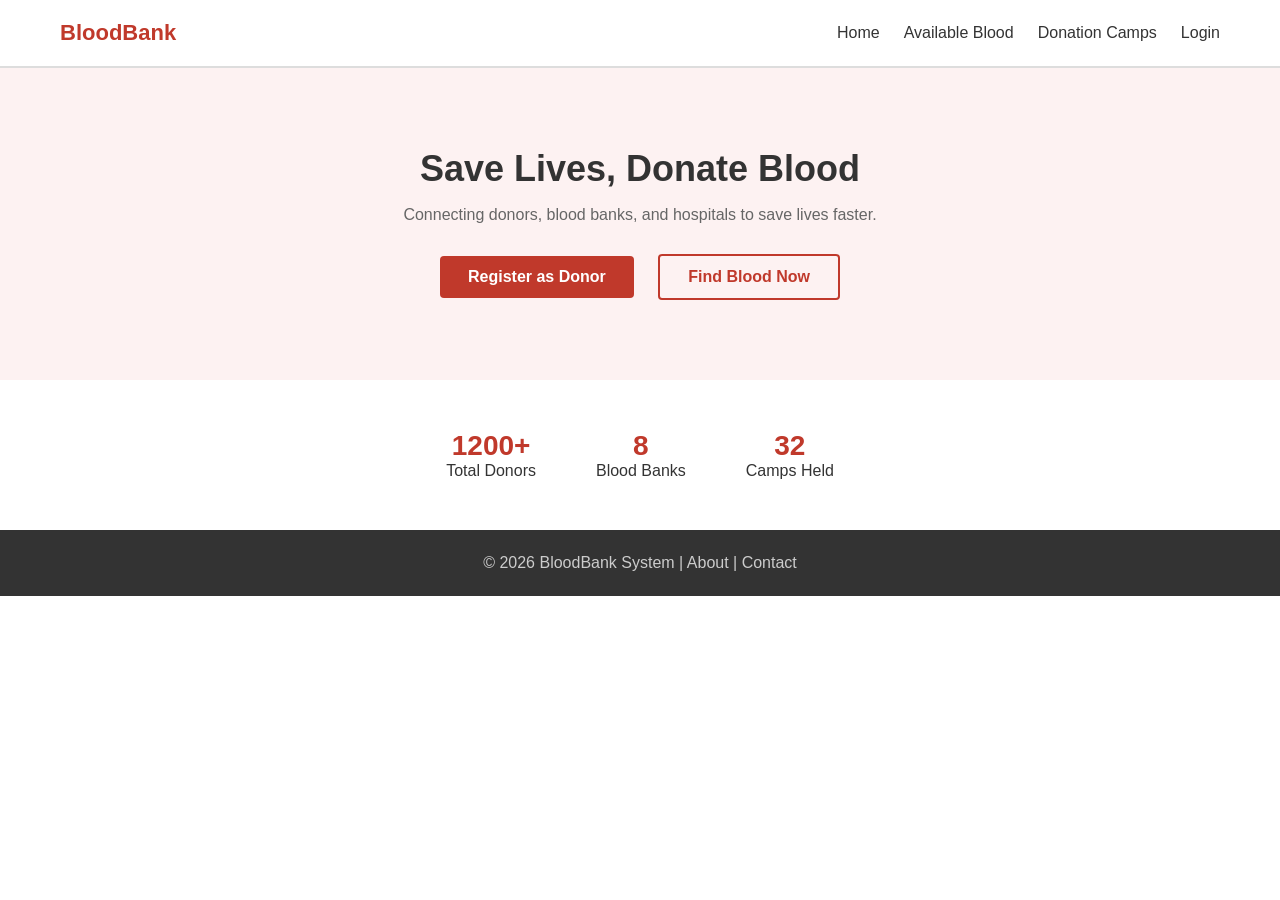
<file: frontend/index.html>
<!DOCTYPE html>
<html lang="en">
<head>
    <meta charset="UTF-8">
    <title>BloodBank-Home</title>
    <link rel="stylesheet" href="css/style.css">
</head>
<body>
    <nav>
        <div class="logo">BloodBank</div>
        <div class="nav-links">
            <ul>
                <li><a href="index.html">Home</a></li>
                <li><a href="available-blood.html">Available Blood</a></li>
                <li><a href="donation-camps.html">Donation Camps</a></li>
                <li><a href="login.html">Login</a></li>
            </ul>
        </div>
    </nav>
    <section class="hero">
    <h1>Save Lives, Donate Blood</h1>
    <p>Connecting donors, blood banks, and hospitals to save lives faster.</p>
    <div class="hero-buttons">
        <a href="donor/register.html" class="btn">Register as Donor</a>
        <a href="available-blood.html" class="btn btn-outline">Find Blood Now</a>
    </div>
</section>

<section class="stats">
    <div class="stat-box">
        <h3>1200+</h3>
        <p>Total Donors</p>
    </div>
    <div class="stat-box">
        <h3>8</h3>
        <p>Blood Banks</p>
    </div>
    <div class="stat-box">
        <h3>32</h3>
        <p>Camps Held</p>
    </div>
</section>

<footer>
    <p>&copy; 2026 BloodBank System | About | Contact</p>
</footer>
<script src="js/main.js"></script>
</body>
</html>
</file>
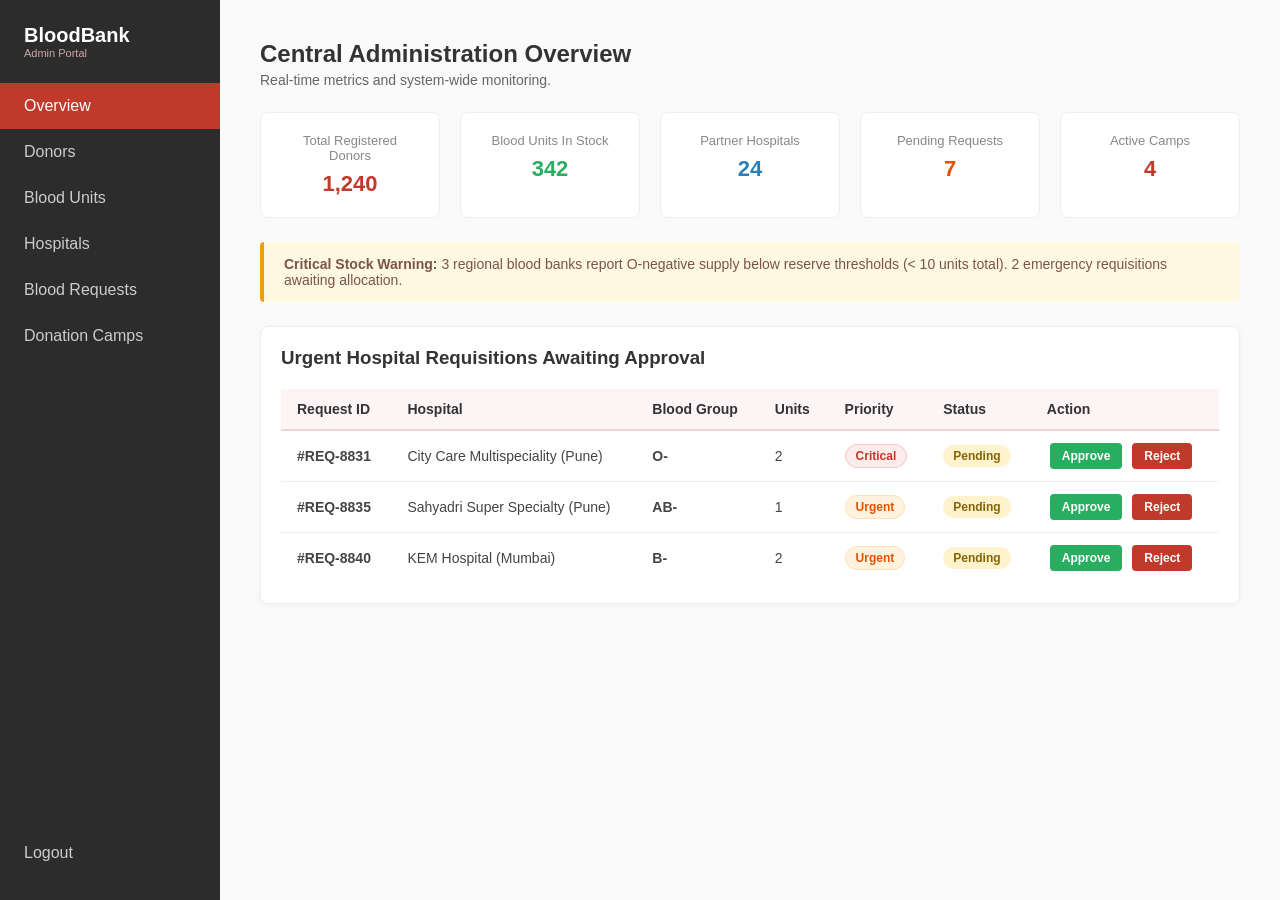
<file: frontend/admin/index.html>
<!DOCTYPE html>
<html lang="en">
<head>
    <meta charset="UTF-8">
    <meta http-equiv="refresh" content="0; url=dashboard.html">
    <title>Redirecting to Admin Dashboard...</title>
</head>
<body>
    <p>Redirecting to <a href="dashboard.html">Admin Dashboard</a>...</p>
</body>
</html>
</file>
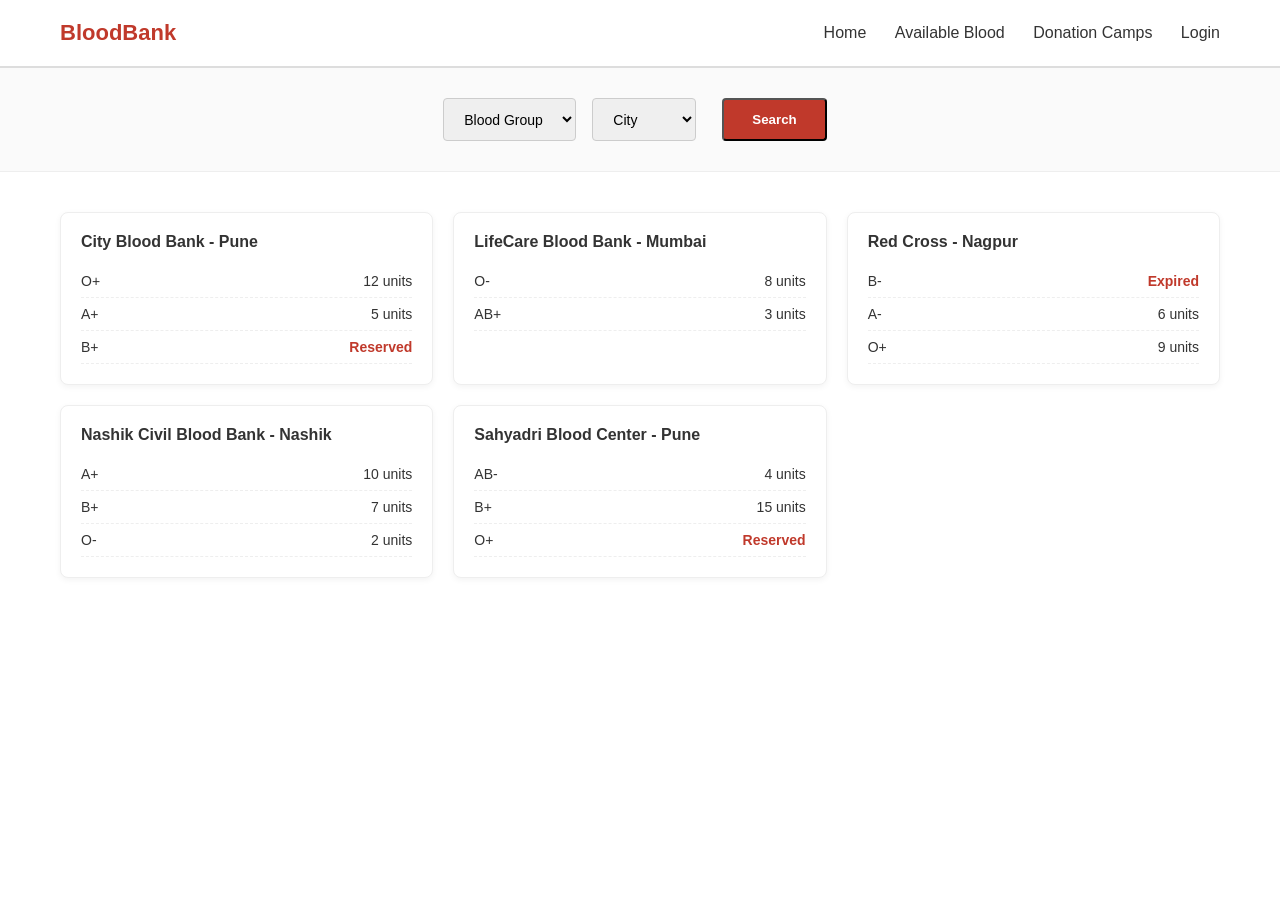
<file: frontend/available-blood.html>
<!DOCTYPE html>
<html lang="en">
<head>
    <meta charset="UTF-8">
    <title>BloodBank - Available Blood</title>
    <link rel="stylesheet" href="css/style.css">
</head>
<body>

<nav>
    <div class="logo">BloodBank</div>
    <div class="nav-links">
        <a href="index.html">Home</a>
        <a href="available-blood.html">Available Blood</a>
        <a href="donation-camps.html">Donation Camps</a>
        <a href="login.html">Login</a>
    </div>
</nav>

<section class="filters">
    <select>
        <option value="">Blood Group</option>
        <option>O+</option>
        <option>O-</option>
        <option>A+</option>
        <option>A-</option>
        <option>B+</option>
        <option>B-</option>
        <option>AB+</option>
        <option>AB-</option>
    </select>

    <select>
        <option value="">City</option>
        <option>Pune</option>
        <option>Mumbai</option>
        <option>Nagpur</option>
        <option>Nashik</option>
    </select>

    <button class="btn">Search</button>
</section>

<section class="blood-grid">

    <div class="blood-card">
        <h3>City Blood Bank - Pune</h3>
        <div class="blood-row"><span>O+</span><span>12 units</span></div>
        <div class="blood-row"><span>A+</span><span>5 units</span></div>
        <div class="blood-row"><span>B+</span><span class="unavailable">Reserved</span></div>
    </div>

    <div class="blood-card">
        <h3>LifeCare Blood Bank - Mumbai</h3>
        <div class="blood-row"><span>O-</span><span>8 units</span></div>
        <div class="blood-row"><span>AB+</span><span>3 units</span></div>
    </div>

    <div class="blood-card">
        <h3>Red Cross - Nagpur</h3>
        <div class="blood-row"><span>B-</span><span class="unavailable">Expired</span></div>
        <div class="blood-row"><span>A-</span><span>6 units</span></div>
        <div class="blood-row"><span>O+</span><span>9 units</span></div>
    </div>

    <div class="blood-card">
        <h3>Nashik Civil Blood Bank - Nashik</h3>
        <div class="blood-row"><span>A+</span><span>10 units</span></div>
        <div class="blood-row"><span>B+</span><span>7 units</span></div>
        <div class="blood-row"><span>O-</span><span>2 units</span></div>
    </div>

    <div class="blood-card">
        <h3>Sahyadri Blood Center - Pune</h3>
        <div class="blood-row"><span>AB-</span><span>4 units</span></div>
        <div class="blood-row"><span>B+</span><span>15 units</span></div>
        <div class="blood-row"><span>O+</span><span class="unavailable">Reserved</span></div>
    </div>

</section>

<script src="js/main.js"></script>
</body>
</html>
</file>
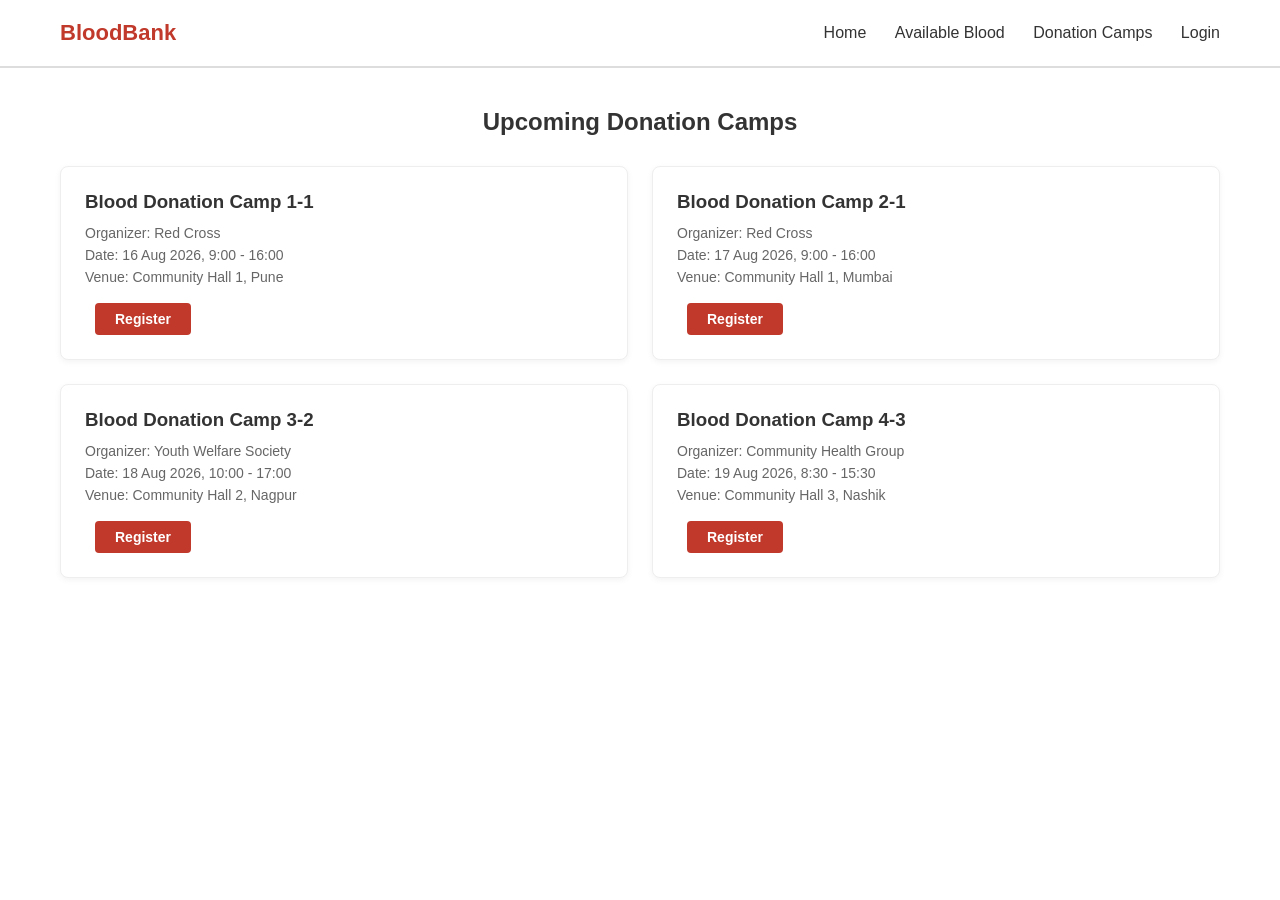
<file: frontend/donation-camps.html>
<!DOCTYPE html>
<html lang="en">
<head>
    <meta charset="UTF-8">
    <title>BloodBank - Donation Camps</title>
    <link rel="stylesheet" href="css/style.css">
</head>
<body>

<nav>
    <div class="logo">BloodBank</div>
    <div class="nav-links">
        <a href="index.html">Home</a>
        <a href="available-blood.html">Available Blood</a>
        <a href="donation-camps.html">Donation Camps</a>
        <a href="login.html">Login</a>
    </div>
</nav>

<section class="camps-page">
    <h2>Upcoming Donation Camps</h2>

    <div class="camps-grid">

        <div class="camp-card">
            <h3>Blood Donation Camp 1-1</h3>
            <p>Organizer: Red Cross</p>
            <p>Date: 16 Aug 2026, 9:00 - 16:00</p>
            <p>Venue: Community Hall 1, Pune</p>
            <a href="donor/camp-register.html" class="btn">Register</a>
        </div>

        <div class="camp-card">
            <h3>Blood Donation Camp 2-1</h3>
            <p>Organizer: Red Cross</p>
            <p>Date: 17 Aug 2026, 9:00 - 16:00</p>
            <p>Venue: Community Hall 1, Mumbai</p>
            <a href="donor/camp-register.html" class="btn">Register</a>
        </div>

        <div class="camp-card">
            <h3>Blood Donation Camp 3-2</h3>
            <p>Organizer: Youth Welfare Society</p>
            <p>Date: 18 Aug 2026, 10:00 - 17:00</p>
            <p>Venue: Community Hall 2, Nagpur</p>
            <a href="donor/camp-register.html" class="btn">Register</a>
        </div>

        <div class="camp-card">
            <h3>Blood Donation Camp 4-3</h3>
            <p>Organizer: Community Health Group</p>
            <p>Date: 19 Aug 2026, 8:30 - 15:30</p>
            <p>Venue: Community Hall 3, Nashik</p>
            <a href="donor/camp-register.html" class="btn">Register</a>
        </div>

    </div>
</section>

<script src="js/main.js"></script>
</body>
</html>
</file>
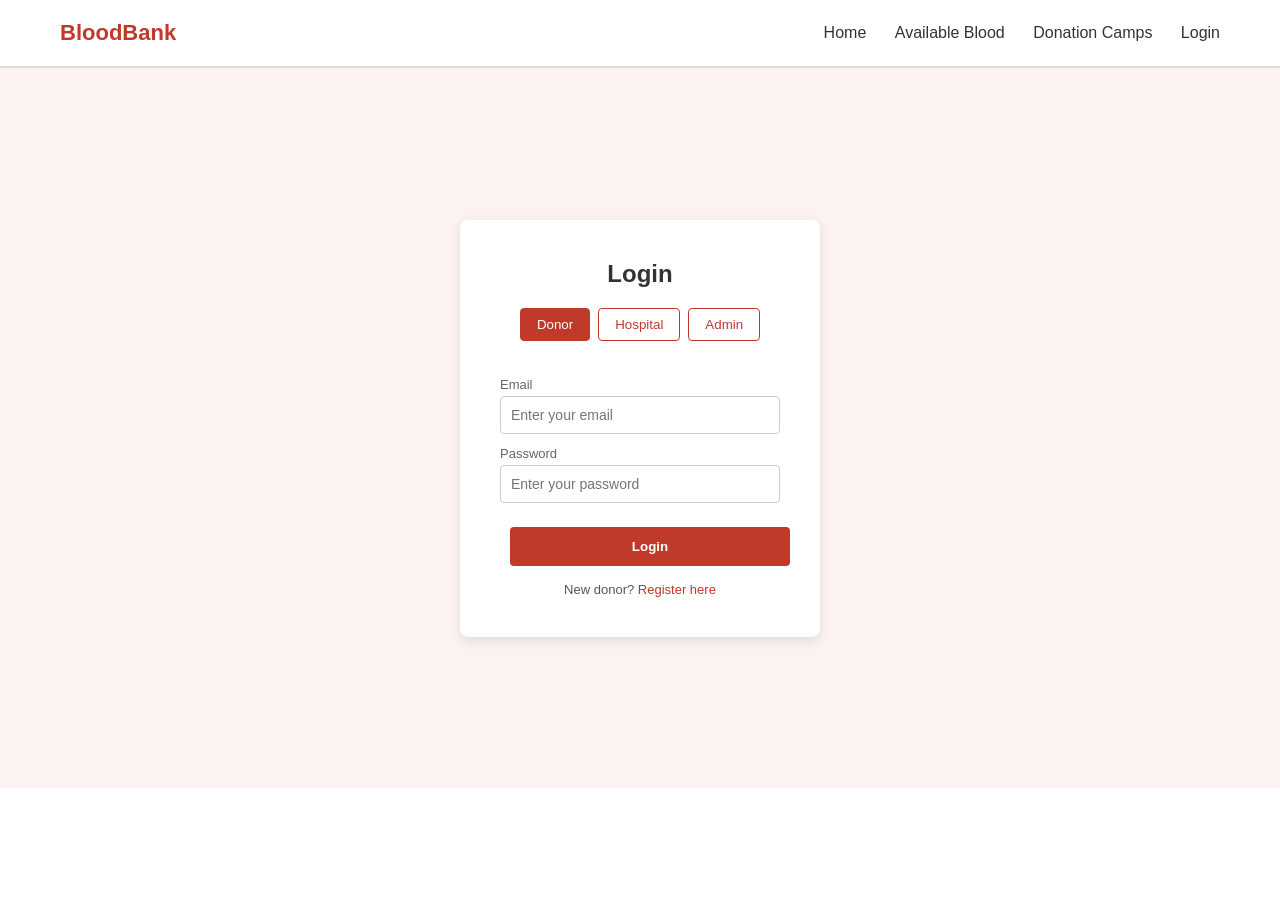
<file: frontend/login.html>
<!DOCTYPE html>
<html lang="en">
<head>
    <meta charset="UTF-8">
    <title>BloodBank - Login</title>
    <link rel="stylesheet" href="css/style.css">
</head>
<body>

<nav>
    <div class="logo">BloodBank</div>
    <div class="nav-links">
        <a href="index.html">Home</a>
        <a href="available-blood.html">Available Blood</a>
        <a href="donation-camps.html">Donation Camps</a>
        <a href="login.html">Login</a>
    </div>
</nav>

<section class="login-wrap">
    <div class="login-card">
        <h2>Login</h2>

        <div class="tabs">
            <button class="tab active">Donor</button>
            <button class="tab">Hospital</button>
            <button class="tab">Admin</button>
        </div>

        <form>
            <label for="email">Email</label>
            <input type="email" id="email" placeholder="Enter your email" required>

            <label for="password">Password</label>
            <input type="password" id="password" placeholder="Enter your password" required>

            <button type="submit" class="btn login-btn">Login</button>
        </form>

        <p class="login-links">New donor? <a href="donor/register.html">Register here</a></p>
    </div>
</section>

<script src="js/main.js"></script>
</body>
</html>
</file>
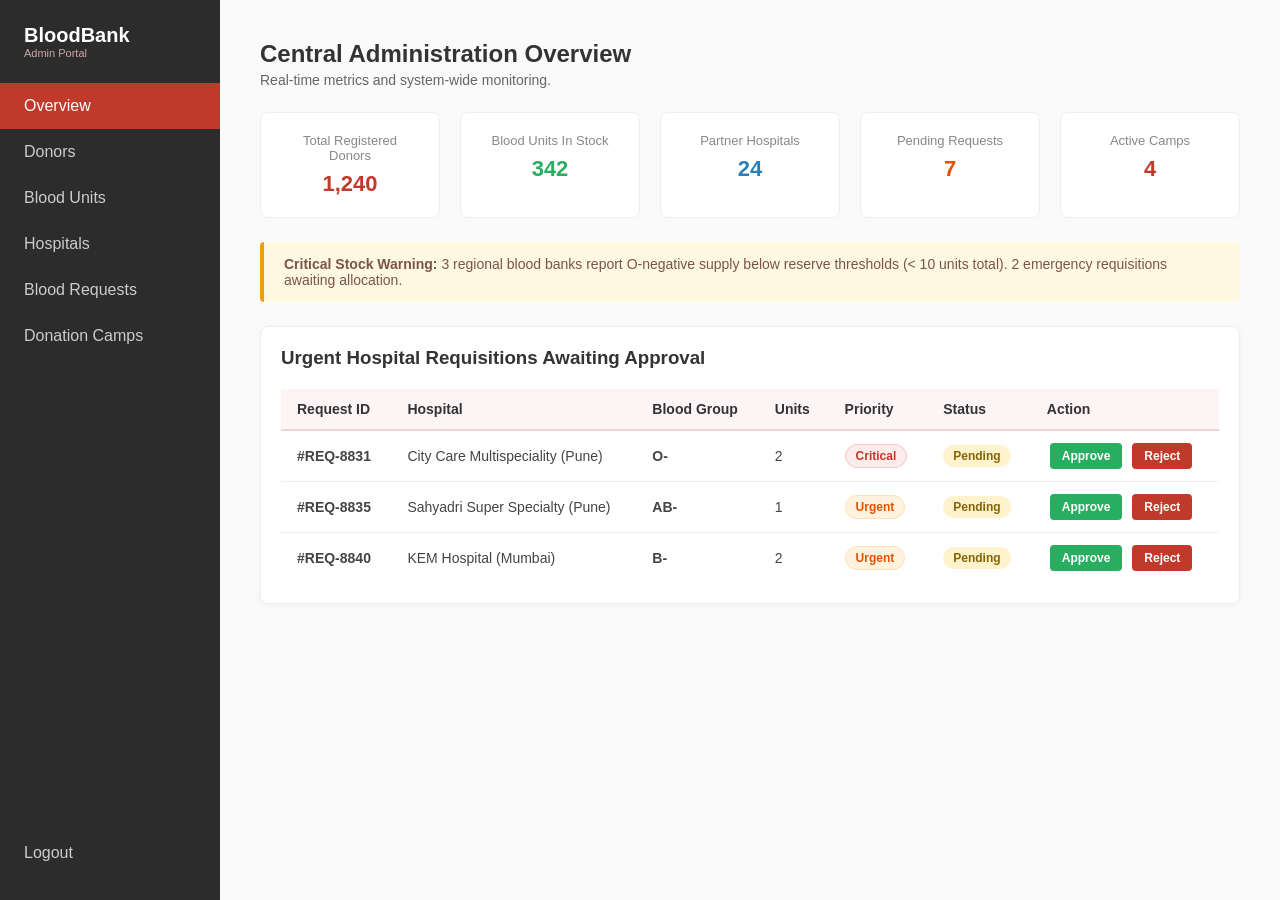
<file: frontend/admin/dashboard.html>
<!DOCTYPE html>
<html lang="en">
<head>
    <meta charset="UTF-8">
    <meta name="viewport" content="width=device-width, initial-scale=1.0">
    <title>BloodBank - Admin Dashboard</title>
    <link rel="stylesheet" href="../css/style.css">
</head>
<body>

<div class="dashboard-layout">

    <!-- Admin Dark Left Sidebar -->
    <aside class="sidebar admin-sidebar">
        <div class="logo">BloodBank <span style="font-size: 11px; opacity: 0.8; display: block; font-weight: normal; color: #f5c6cb;">Admin Portal</span></div>
        <a href="#overview" data-section="section-overview" class="active">Overview</a>
        <a href="#donors" data-section="section-donors">Donors</a>
        <a href="#blood-units" data-section="section-blood-units">Blood Units</a>
        <a href="#hospitals" data-section="section-hospitals">Hospitals</a>
        <a href="#blood-requests" data-section="section-blood-requests">Blood Requests</a>
        <a href="#camps" data-section="section-camps">Donation Camps</a>
        <a href="../login.html" style="margin-top: auto;">Logout</a>
    </aside>

    <!-- Main Content with switchable sections -->
    <main class="dashboard-main">

        <!-- ==================== SECTION 1: OVERVIEW ==================== -->
        <section id="section-overview" class="admin-section active">
            <div class="section-header">
                <div>
                    <h2>Central Administration Overview</h2>
                    <p style="color: #666; font-size: 14px; margin-top: 4px;">Real-time metrics and system-wide monitoring.</p>
                </div>
            </div>

            <div class="dash-cards">
                <div class="dash-card">
                    <p>Total Registered Donors</p>
                    <h3>1,240</h3>
                </div>
                <div class="dash-card">
                    <p>Blood Units In Stock</p>
                    <h3 style="color: #27ae60;">342</h3>
                </div>
                <div class="dash-card">
                    <p>Partner Hospitals</p>
                    <h3 style="color: #2980b9;">24</h3>
                </div>
                <div class="dash-card">
                    <p>Pending Requests</p>
                    <h3 style="color: #e65100;">7</h3>
                </div>
                <div class="dash-card">
                    <p>Active Camps</p>
                    <h3>4</h3>
                </div>
            </div>

            <div class="stat-alert-box">
                <strong>Critical Stock Warning:</strong> 3 regional blood banks report O-negative supply below reserve thresholds (&lt; 10 units total). 2 emergency requisitions awaiting allocation.
            </div>

            <!-- Urgent Requests Preview in Overview -->
            <div class="table-container">
                <div class="section-header">
                    <h3>Urgent Hospital Requisitions Awaiting Approval</h3>
                </div>
                <table class="data-table">
                    <thead>
                        <tr>
                            <th>Request ID</th>
                            <th>Hospital</th>
                            <th>Blood Group</th>
                            <th>Units</th>
                            <th>Priority</th>
                            <th>Status</th>
                            <th>Action</th>
                        </tr>
                    </thead>
                    <tbody>
                        <tr>
                            <td><strong>#REQ-8831</strong></td>
                            <td>City Care Multispeciality (Pune)</td>
                            <td><strong>O-</strong></td>
                            <td>2</td>
                            <td><span class="badge badge-critical">Critical</span></td>
                            <td class="status-cell"><span class="badge badge-pending">Pending</span></td>
                            <td>
                                <button class="btn btn-sm btn-success admin-request-action" data-action="approve">Approve</button>
                                <button class="btn btn-sm btn-danger admin-request-action" data-action="reject">Reject</button>
                            </td>
                        </tr>
                        <tr>
                            <td><strong>#REQ-8835</strong></td>
                            <td>Sahyadri Super Specialty (Pune)</td>
                            <td><strong>AB-</strong></td>
                            <td>1</td>
                            <td><span class="badge badge-urgent">Urgent</span></td>
                            <td class="status-cell"><span class="badge badge-pending">Pending</span></td>
                            <td>
                                <button class="btn btn-sm btn-success admin-request-action" data-action="approve">Approve</button>
                                <button class="btn btn-sm btn-danger admin-request-action" data-action="reject">Reject</button>
                            </td>
                        </tr>
                        <tr>
                            <td><strong>#REQ-8840</strong></td>
                            <td>KEM Hospital (Mumbai)</td>
                            <td><strong>B-</strong></td>
                            <td>2</td>
                            <td><span class="badge badge-urgent">Urgent</span></td>
                            <td class="status-cell"><span class="badge badge-pending">Pending</span></td>
                            <td>
                                <button class="btn btn-sm btn-success admin-request-action" data-action="approve">Approve</button>
                                <button class="btn btn-sm btn-danger admin-request-action" data-action="reject">Reject</button>
                            </td>
                        </tr>
                    </tbody>
                </table>
            </div>
        </section>

        <!-- ==================== SECTION 2: DONORS ==================== -->
        <section id="section-donors" class="admin-section">
            <div class="section-header">
                <div>
                    <h2>Registered Donors</h2>
                    <p style="color: #666; font-size: 14px; margin-top: 4px;">Manage donor profiles, contact information, and donation eligibility.</p>
                </div>
            </div>

            <div class="table-container">
                <div class="table-filters">
                    <input type="text" class="search-input table-search-input" data-table="adminDonorsTable" placeholder="Search donors by name, blood group, city, phone...">
                    <span style="font-size: 13px; color: #666;">Showing <strong>6</strong> registered donors</span>
                </div>

                <table class="data-table" id="adminDonorsTable">
                    <thead>
                        <tr>
                            <th>Donor ID</th>
                            <th>Name</th>
                            <th>Gender</th>
                            <th>Blood Group</th>
                            <th>Phone</th>
                            <th>Email</th>
                            <th>City</th>
                            <th>Weight</th>
                            <th>Eligibility</th>
                        </tr>
                    </thead>
                    <tbody>
                        <tr>
                            <td><strong>#DNR-1001</strong></td>
                            <td>Aarav Sharma</td>
                            <td>Male</td>
                            <td><span class="badge" style="background:#fdecea; color:#c0392b;">O+</span></td>
                            <td>9876510000</td>
                            <td>aarav.sharma@example.com</td>
                            <td>Pune</td>
                            <td>68 kg</td>
                            <td><span class="badge badge-approved">Eligible</span></td>
                        </tr>
                        <tr>
                            <td><strong>#DNR-1002</strong></td>
                            <td>Priya Patel</td>
                            <td>Female</td>
                            <td><span class="badge" style="background:#fdecea; color:#c0392b;">A+</span></td>
                            <td>9822012345</td>
                            <td>priya.patel@example.com</td>
                            <td>Mumbai</td>
                            <td>54 kg</td>
                            <td><span class="badge badge-approved">Eligible</span></td>
                        </tr>
                        <tr>
                            <td><strong>#DNR-1003</strong></td>
                            <td>Rohan Kulkarni</td>
                            <td>Male</td>
                            <td><span class="badge" style="background:#fdecea; color:#c0392b;">B+</span></td>
                            <td>9890123456</td>
                            <td>rohan.k@example.com</td>
                            <td>Pune</td>
                            <td>72 kg</td>
                            <td><span class="badge badge-approved">Eligible</span></td>
                        </tr>
                        <tr>
                            <td><strong>#DNR-1004</strong></td>
                            <td>Ananya Deshmukh</td>
                            <td>Female</td>
                            <td><span class="badge" style="background:#fdecea; color:#c0392b;">O-</span></td>
                            <td>9765432109</td>
                            <td>ananya.d@example.com</td>
                            <td>Nagpur</td>
                            <td>51 kg</td>
                            <td><span class="badge badge-rejected">Not Eligible (Recent)</span></td>
                        </tr>
                        <tr>
                            <td><strong>#DNR-1005</strong></td>
                            <td>Vikram Joshi</td>
                            <td>Male</td>
                            <td><span class="badge" style="background:#fdecea; color:#c0392b;">AB+</span></td>
                            <td>9422334455</td>
                            <td>vikram.j@example.com</td>
                            <td>Nashik</td>
                            <td>80 kg</td>
                            <td><span class="badge badge-approved">Eligible</span></td>
                        </tr>
                        <tr>
                            <td><strong>#DNR-1006</strong></td>
                            <td>Neha Gupta</td>
                            <td>Female</td>
                            <td><span class="badge" style="background:#fdecea; color:#c0392b;">B-</span></td>
                            <td>9833445566</td>
                            <td>neha.gupta@example.com</td>
                            <td>Mumbai</td>
                            <td>48 kg</td>
                            <td><span class="badge badge-rejected">Underweight (&lt;50kg)</span></td>
                        </tr>
                    </tbody>
                </table>
            </div>
        </section>

        <!-- ==================== SECTION 3: BLOOD UNITS ==================== -->
        <section id="section-blood-units" class="admin-section">
            <div class="section-header">
                <div>
                    <h2>Blood Units Inventory</h2>
                    <p style="color: #666; font-size: 14px; margin-top: 4px;">Track blood units in cold storage across all connected blood banks.</p>
                </div>
            </div>

            <div class="table-container">
                <div class="table-filters">
                    <input type="text" class="search-input table-search-input" data-table="adminBloodUnitsTable" placeholder="Search by unit ID, bank, blood group, or status...">
                    <span style="font-size: 13px; color: #666;">Showing <strong>6</strong> inventory batches</span>
                </div>

                <table class="data-table" id="adminBloodUnitsTable">
                    <thead>
                        <tr>
                            <th>Unit ID</th>
                            <th>Blood Bank</th>
                            <th>City</th>
                            <th>Blood Group</th>
                            <th>Units Available</th>
                            <th>Collection Date</th>
                            <th>Expiry Date</th>
                            <th>Inventory Status</th>
                        </tr>
                    </thead>
                    <tbody>
                        <tr>
                            <td><strong>#UNT-901</strong></td>
                            <td>City Blood Bank</td>
                            <td>Pune</td>
                            <td><strong>O+</strong></td>
                            <td>12 units</td>
                            <td>01 Sep 2026</td>
                            <td>13 Oct 2026</td>
                            <td><span class="badge badge-approved">Available</span></td>
                        </tr>
                        <tr>
                            <td><strong>#UNT-902</strong></td>
                            <td>City Blood Bank</td>
                            <td>Pune</td>
                            <td><strong>A+</strong></td>
                            <td>5 units</td>
                            <td>28 Aug 2026</td>
                            <td>09 Oct 2026</td>
                            <td><span class="badge badge-approved">Available</span></td>
                        </tr>
                        <tr>
                            <td><strong>#UNT-903</strong></td>
                            <td>LifeCare Blood Bank</td>
                            <td>Mumbai</td>
                            <td><strong>O-</strong></td>
                            <td>8 units</td>
                            <td>04 Sep 2026</td>
                            <td>16 Oct 2026</td>
                            <td><span class="badge badge-approved">Available</span></td>
                        </tr>
                        <tr>
                            <td><strong>#UNT-904</strong></td>
                            <td>LifeCare Blood Bank</td>
                            <td>Mumbai</td>
                            <td><strong>AB+</strong></td>
                            <td>3 units</td>
                            <td>02 Sep 2026</td>
                            <td>14 Oct 2026</td>
                            <td><span class="badge badge-approved">Available</span></td>
                        </tr>
                        <tr>
                            <td><strong>#UNT-905</strong></td>
                            <td>City Blood Bank</td>
                            <td>Pune</td>
                            <td><strong>B+</strong></td>
                            <td>4 units</td>
                            <td>15 Aug 2026</td>
                            <td>26 Sep 2026</td>
                            <td><span class="badge badge-urgent">Reserved</span></td>
                        </tr>
                        <tr>
                            <td><strong>#UNT-906</strong></td>
                            <td>Red Cross Blood Bank</td>
                            <td>Nagpur</td>
                            <td><strong>B-</strong></td>
                            <td>2 units</td>
                            <td>10 Jul 2026</td>
                            <td>21 Aug 2026</td>
                            <td><span class="badge badge-rejected">Expired</span></td>
                        </tr>
                    </tbody>
                </table>
            </div>
        </section>

        <!-- ==================== SECTION 4: HOSPITALS ==================== -->
        <section id="section-hospitals" class="admin-section">
            <div class="section-header">
                <div>
                    <h2>Affiliated Hospitals</h2>
                    <p style="color: #666; font-size: 14px; margin-top: 4px;">Registered hospitals authorized to place blood requisitions.</p>
                </div>
            </div>

            <div class="table-container">
                <div class="table-filters">
                    <input type="text" class="search-input table-search-input" data-table="adminHospitalsTable" placeholder="Search by hospital name, city, email...">
                    <span style="font-size: 13px; color: #666;">Showing <strong>5</strong> partner hospitals</span>
                </div>

                <table class="data-table" id="adminHospitalsTable">
                    <thead>
                        <tr>
                            <th>Hospital ID</th>
                            <th>Hospital Name</th>
                            <th>City</th>
                            <th>State</th>
                            <th>Contact Phone</th>
                            <th>Official Email</th>
                            <th>Requisitions</th>
                            <th>Account Status</th>
                        </tr>
                    </thead>
                    <tbody>
                        <tr>
                            <td><strong>#HSP-201</strong></td>
                            <td>City Care Multispeciality Hospital</td>
                            <td>Pune</td>
                            <td>Maharashtra</td>
                            <td>020-25678901</td>
                            <td>contact@citycare.org</td>
                            <td>18</td>
                            <td><span class="badge badge-approved">Verified &bull; Active</span></td>
                        </tr>
                        <tr>
                            <td><strong>#HSP-202</strong></td>
                            <td>Sahyadri Super Specialty Hospital</td>
                            <td>Pune</td>
                            <td>Maharashtra</td>
                            <td>020-67213000</td>
                            <td>bloodbank@sahyadri.com</td>
                            <td>24</td>
                            <td><span class="badge badge-approved">Verified &bull; Active</span></td>
                        </tr>
                        <tr>
                            <td><strong>#HSP-203</strong></td>
                            <td>KEM Hospital & Research Center</td>
                            <td>Mumbai</td>
                            <td>Maharashtra</td>
                            <td>022-24107000</td>
                            <td>emergency@kemhosp.edu</td>
                            <td>41</td>
                            <td><span class="badge badge-approved">Verified &bull; Active</span></td>
                        </tr>
                        <tr>
                            <td><strong>#HSP-204</strong></td>
                            <td>Orange City Hospital</td>
                            <td>Nagpur</td>
                            <td>Maharashtra</td>
                            <td>0712-2234567</td>
                            <td>info@orangecityhosp.in</td>
                            <td>12</td>
                            <td><span class="badge badge-approved">Verified &bull; Active</span></td>
                        </tr>
                        <tr>
                            <td><strong>#HSP-205</strong></td>
                            <td>Nashik General Hospital</td>
                            <td>Nashik</td>
                            <td>Maharashtra</td>
                            <td>0253-2345678</td>
                            <td>support@nashikgen.gov</td>
                            <td>15</td>
                            <td><span class="badge badge-approved">Verified &bull; Active</span></td>
                        </tr>
                    </tbody>
                </table>
            </div>
        </section>

        <!-- ==================== SECTION 5: BLOOD REQUESTS ==================== -->
        <section id="section-blood-requests" class="admin-section">
            <div class="section-header">
                <div>
                    <h2>Blood Requisitions Management</h2>
                    <p style="color: #666; font-size: 14px; margin-top: 4px;">Review, allocate, approve, or decline emergency and routine hospital requests.</p>
                </div>
            </div>

            <div class="table-container">
                <div class="table-filters">
                    <input type="text" class="search-input table-search-input" data-table="adminRequestsTable" placeholder="Search by request ID, hospital, blood group, status...">
                    <span style="font-size: 13px; color: #666;">Showing <strong>6</strong> recent requisitions</span>
                </div>

                <table class="data-table" id="adminRequestsTable">
                    <thead>
                        <tr>
                            <th>Request ID</th>
                            <th>Hospital</th>
                            <th>Blood Group</th>
                            <th>Units</th>
                            <th>Priority</th>
                            <th>Date</th>
                            <th>Current Status</th>
                            <th>Action</th>
                        </tr>
                    </thead>
                    <tbody>
                        <tr>
                            <td><strong>#REQ-8831</strong></td>
                            <td>City Care Multispeciality Hospital</td>
                            <td><strong>O-</strong></td>
                            <td>2</td>
                            <td><span class="badge badge-critical">Critical</span></td>
                            <td>12 Sep 2026</td>
                            <td class="status-cell"><span class="badge badge-pending">Pending</span></td>
                            <td>
                                <button class="btn btn-sm btn-success admin-request-action" data-action="approve">Approve</button>
                                <button class="btn btn-sm btn-danger admin-request-action" data-action="reject">Reject</button>
                            </td>
                        </tr>
                        <tr>
                            <td><strong>#REQ-8835</strong></td>
                            <td>Sahyadri Super Specialty</td>
                            <td><strong>AB-</strong></td>
                            <td>1</td>
                            <td><span class="badge badge-urgent">Urgent</span></td>
                            <td>11 Sep 2026</td>
                            <td class="status-cell"><span class="badge badge-pending">Pending</span></td>
                            <td>
                                <button class="btn btn-sm btn-success admin-request-action" data-action="approve">Approve</button>
                                <button class="btn btn-sm btn-danger admin-request-action" data-action="reject">Reject</button>
                            </td>
                        </tr>
                        <tr>
                            <td><strong>#REQ-8840</strong></td>
                            <td>KEM Hospital</td>
                            <td><strong>B-</strong></td>
                            <td>2</td>
                            <td><span class="badge badge-urgent">Urgent</span></td>
                            <td>11 Sep 2026</td>
                            <td class="status-cell"><span class="badge badge-pending">Pending</span></td>
                            <td>
                                <button class="btn btn-sm btn-success admin-request-action" data-action="approve">Approve</button>
                                <button class="btn btn-sm btn-danger admin-request-action" data-action="reject">Reject</button>
                            </td>
                        </tr>
                        <tr>
                            <td><strong>#REQ-8790</strong></td>
                            <td>City Care Multispeciality Hospital</td>
                            <td><strong>A+</strong></td>
                            <td>4</td>
                            <td><span class="badge badge-urgent">Urgent</span></td>
                            <td>10 Sep 2026</td>
                            <td class="status-cell"><span class="badge badge-approved">Approved</span></td>
                            <td>
                                <span style="color:#27ae60;font-size:12px;font-weight:bold;">Dispatched</span>
                            </td>
                        </tr>
                        <tr>
                            <td><strong>#REQ-8742</strong></td>
                            <td>Orange City Hospital</td>
                            <td><strong>B+</strong></td>
                            <td>3</td>
                            <td><span class="badge badge-normal">Normal</span></td>
                            <td>06 Sep 2026</td>
                            <td class="status-cell"><span class="badge badge-fulfilled">Fulfilled</span></td>
                            <td>
                                <span style="color:#1565c0;font-size:12px;font-weight:bold;">Completed</span>
                            </td>
                        </tr>
                        <tr>
                            <td><strong>#REQ-8755</strong></td>
                            <td>Nashik General Hospital</td>
                            <td><strong>B-</strong></td>
                            <td>1</td>
                            <td><span class="badge badge-urgent">Urgent</span></td>
                            <td>08 Sep 2026</td>
                            <td class="status-cell"><span class="badge badge-rejected">Rejected</span></td>
                            <td>
                                <span style="color:#c0392b;font-size:12px;font-weight:bold;">Closed</span>
                            </td>
                        </tr>
                    </tbody>
                </table>
            </div>
        </section>

        <!-- ==================== SECTION 6: DONATION CAMPS ==================== -->
        <section id="section-camps" class="admin-section">
            <div class="section-header">
                <div>
                    <h2>Donation Camps Administration</h2>
                    <p style="color: #666; font-size: 14px; margin-top: 4px;">Monitor upcoming donation drives, organizer compliance, and donor turnout.</p>
                </div>
            </div>

            <div class="table-container">
                <div class="table-filters">
                    <input type="text" class="search-input table-search-input" data-table="adminCampsTable" placeholder="Search by camp name, organizer, venue, or city...">
                    <span style="font-size: 13px; color: #666;">Showing <strong>4</strong> scheduled camps</span>
                </div>

                <table class="data-table" id="adminCampsTable">
                    <thead>
                        <tr>
                            <th>Camp ID</th>
                            <th>Camp Name</th>
                            <th>Organizer</th>
                            <th>Date & Time</th>
                            <th>Venue</th>
                            <th>City</th>
                            <th>Registrations</th>
                            <th>Camp Status</th>
                        </tr>
                    </thead>
                    <tbody>
                        <tr>
                            <td><strong>#CMP-101</strong></td>
                            <td>Blood Donation Camp 1-1</td>
                            <td>Red Cross Society</td>
                            <td>16 Aug 2026 &bull; 9:00 - 16:00</td>
                            <td>Community Hall 1</td>
                            <td>Pune</td>
                            <td><strong>48 donors</strong></td>
                            <td><span class="badge badge-approved">Upcoming</span></td>
                        </tr>
                        <tr>
                            <td><strong>#CMP-102</strong></td>
                            <td>Blood Donation Camp 2-1</td>
                            <td>Red Cross Society</td>
                            <td>17 Aug 2026 &bull; 9:00 - 16:00</td>
                            <td>Community Hall 1</td>
                            <td>Mumbai</td>
                            <td><strong>35 donors</strong></td>
                            <td><span class="badge badge-approved">Upcoming</span></td>
                        </tr>
                        <tr>
                            <td><strong>#CMP-103</strong></td>
                            <td>Blood Donation Camp 3-2</td>
                            <td>Youth Welfare Society</td>
                            <td>18 Aug 2026 &bull; 10:00 - 17:00</td>
                            <td>Community Hall 2</td>
                            <td>Nagpur</td>
                            <td><strong>29 donors</strong></td>
                            <td><span class="badge badge-approved">Upcoming</span></td>
                        </tr>
                        <tr>
                            <td><strong>#CMP-104</strong></td>
                            <td>Blood Donation Camp 4-3</td>
                            <td>Community Health Group</td>
                            <td>19 Aug 2026 &bull; 8:30 - 15:30</td>
                            <td>Community Hall 3</td>
                            <td>Nashik</td>
                            <td><strong>22 donors</strong></td>
                            <td><span class="badge badge-approved">Upcoming</span></td>
                        </tr>
                    </tbody>
                </table>
            </div>
        </section>

    </main>

</div>

<script src="../js/main.js"></script>
</body>
</html>
</file>
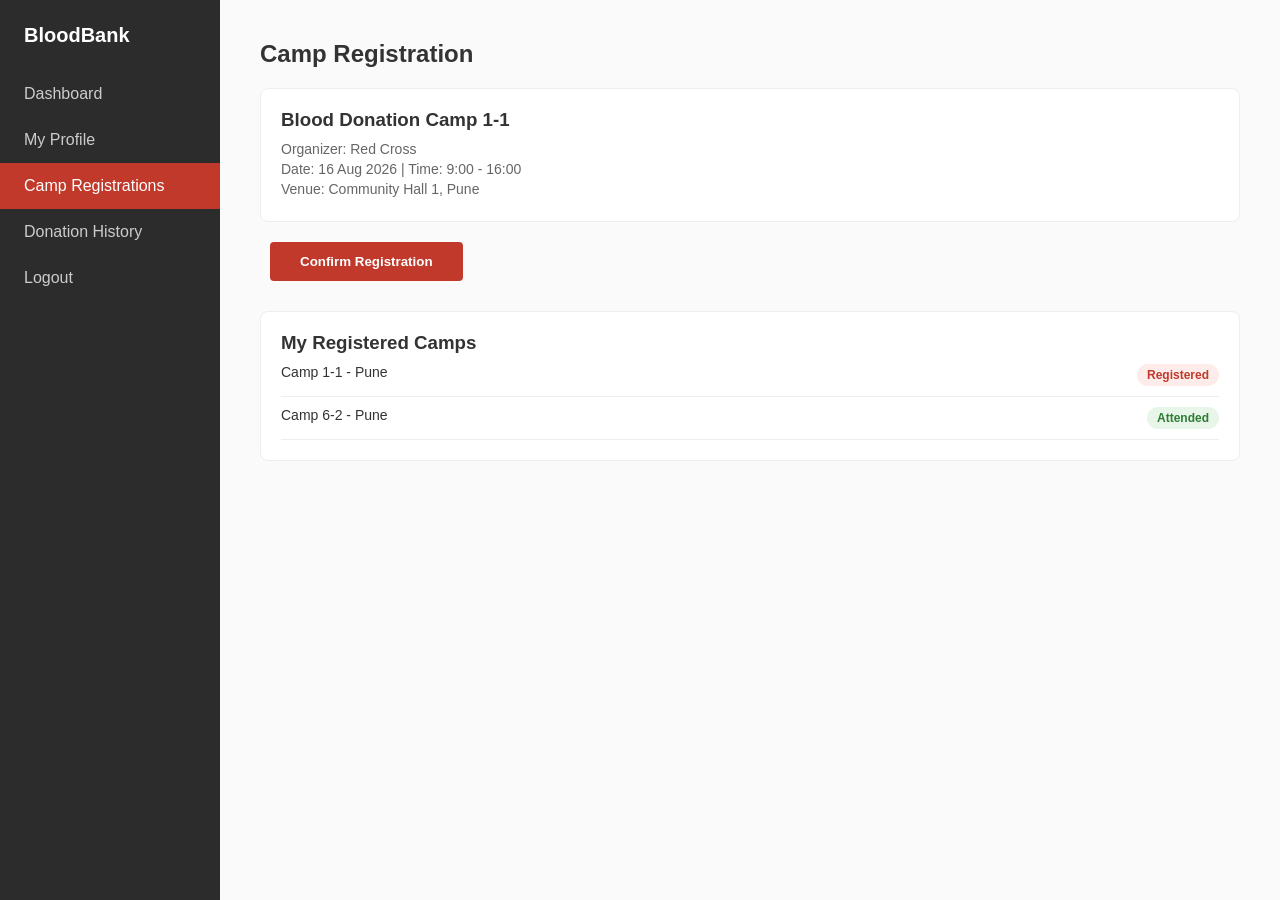
<file: frontend/donor/camp-register.html>
<!DOCTYPE html>
<html lang="en">
<head>
    <meta charset="UTF-8">
    <title>BloodBank - Camp Registration</title>
    <link rel="stylesheet" href="../css/style.css">
</head>
<body>

<div class="dashboard-layout">

    <aside class="sidebar">
        <div class="logo">BloodBank</div>
        <a href="dashboard.html">Dashboard</a>
        <a href="profile.html">My Profile</a>
        <a href="camp-register.html" class="active">Camp Registrations</a>
        <a href="history.html">Donation History</a>
        <a href="../login.html">Logout</a>
    </aside>

    <main class="dashboard-main">
        <h2>Camp Registration</h2>

        <div class="camp-detail-box">
            <h3>Blood Donation Camp 1-1</h3>
            <p>Organizer: Red Cross</p>
            <p>Date: 16 Aug 2026 | Time: 9:00 - 16:00</p>
            <p>Venue: Community Hall 1, Pune</p>
        </div>

        <button class="btn confirm-btn">Confirm Registration</button>

        <section class="my-camps">
            <h3>My Registered Camps</h3>
            <div class="camp-row">
                <span>Camp 1-1 - Pune</span>
                <span class="status registered">Registered</span>
            </div>
            <div class="camp-row">
                <span>Camp 6-2 - Pune</span>
                <span class="status attended">Attended</span>
            </div>
        </section>
    </main>

</div>

<script src="../js/main.js"></script>
</body>
</html>
</file>
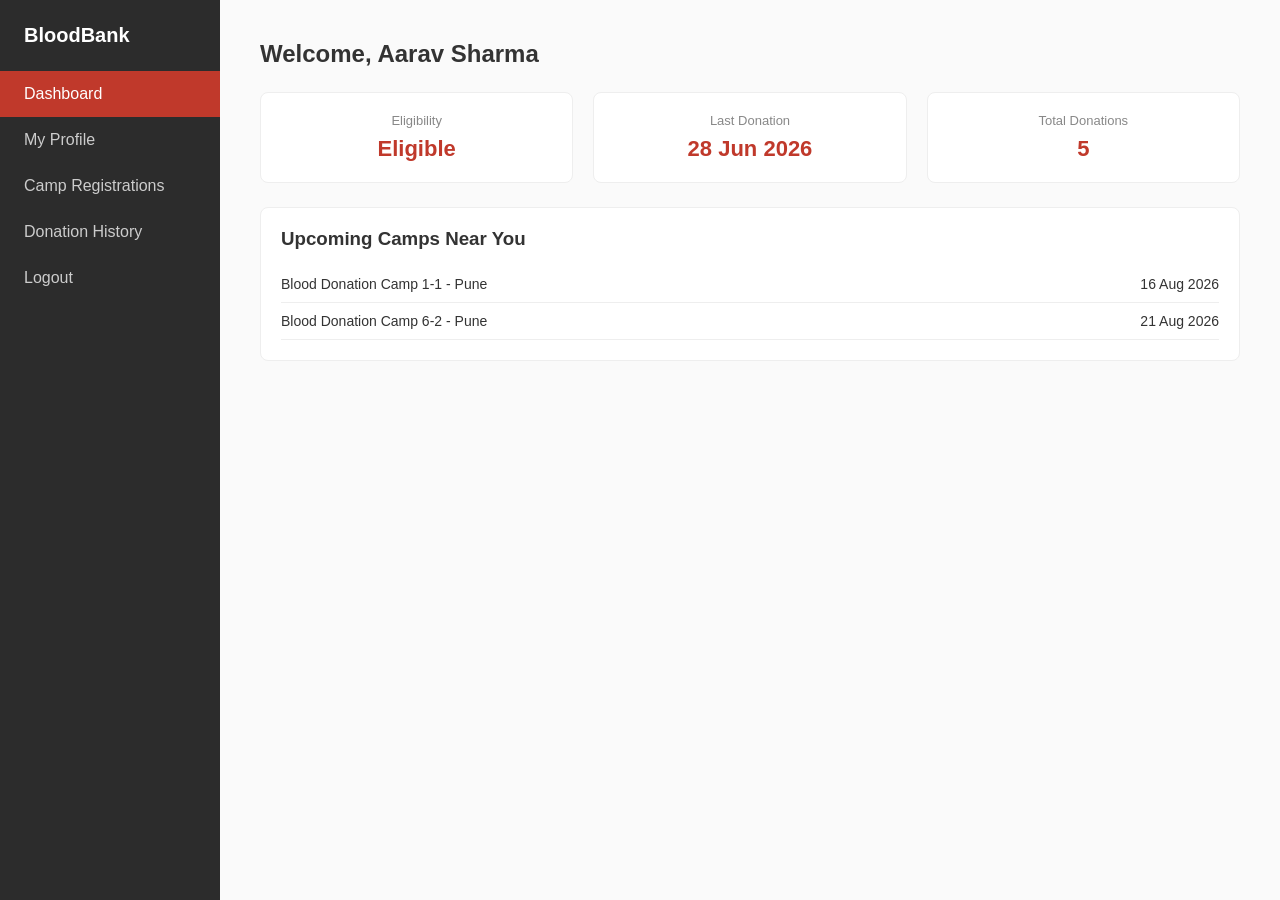
<file: frontend/donor/dashboard.html>
<!DOCTYPE html>
<html lang="en">
<head>
    <meta charset="UTF-8">
    <title>BloodBank - Donor Dashboard</title>
    <link rel="stylesheet" href="../css/style.css">
</head>
<body>

<div class="dashboard-layout">

    <aside class="sidebar">
        <div class="logo">BloodBank</div>
        <a href="dashboard.html" class="active">Dashboard</a>
        <a href="profile.html">My Profile</a>
        <a href="camp-register.html">Camp Registrations</a>
        <a href="history.html">Donation History</a>
        <a href="../login.html">Logout</a>
    </aside>

    <main class="dashboard-main">
        <h2>Welcome, Aarav Sharma</h2>

        <div class="dash-cards">
            <div class="dash-card">
                <p>Eligibility</p>
                <h3>Eligible</h3>
            </div>
            <div class="dash-card">
                <p>Last Donation</p>
                <h3>28 Jun 2026</h3>
            </div>
            <div class="dash-card">
                <p>Total Donations</p>
                <h3>5</h3>
            </div>
        </div>

        <section class="upcoming-camps">
            <h3>Upcoming Camps Near You</h3>
            <div class="camp-row">
                <span>Blood Donation Camp 1-1 - Pune</span>
                <span>16 Aug 2026</span>
            </div>
            <div class="camp-row">
                <span>Blood Donation Camp 6-2 - Pune</span>
                <span>21 Aug 2026</span>
            </div>
        </section>
    </main>

</div>

<script src="../js/main.js"></script>
</body>
</html>
</file>
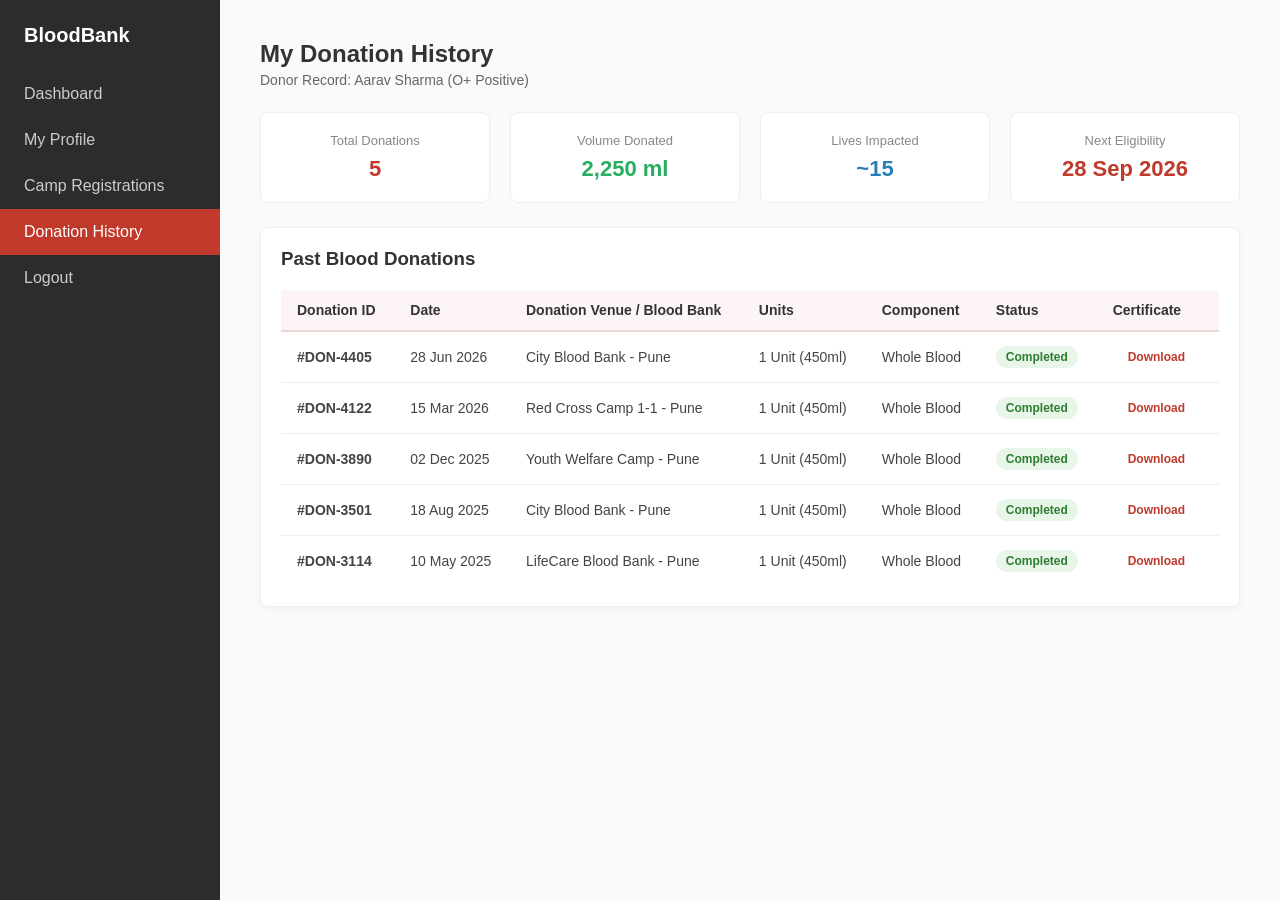
<file: frontend/donor/history.html>
<!DOCTYPE html>
<html lang="en">
<head>
    <meta charset="UTF-8">
    <meta name="viewport" content="width=device-width, initial-scale=1.0">
    <title>BloodBank - Donation History</title>
    <link rel="stylesheet" href="../css/style.css">
</head>
<body>

<div class="dashboard-layout">

    <aside class="sidebar">
        <div class="logo">BloodBank</div>
        <a href="dashboard.html">Dashboard</a>
        <a href="profile.html">My Profile</a>
        <a href="camp-register.html">Camp Registrations</a>
        <a href="history.html" class="active">Donation History</a>
        <a href="../login.html">Logout</a>
    </aside>

    <main class="dashboard-main">
        <div class="section-header">
            <div>
                <h2>My Donation History</h2>
                <p style="color: #666; font-size: 14px; margin-top: 4px;">Donor Record: Aarav Sharma (O+ Positive)</p>
            </div>
        </div>

        <div class="dash-cards">
            <div class="dash-card">
                <p>Total Donations</p>
                <h3>5</h3>
            </div>
            <div class="dash-card">
                <p>Volume Donated</p>
                <h3 style="color: #27ae60;">2,250 ml</h3>
            </div>
            <div class="dash-card">
                <p>Lives Impacted</p>
                <h3 style="color: #2980b9;">~15</h3>
            </div>
            <div class="dash-card">
                <p>Next Eligibility</p>
                <h3>28 Sep 2026</h3>
            </div>
        </div>

        <section class="table-container" style="margin-top: 24px;">
            <div class="section-header">
                <h3>Past Blood Donations</h3>
            </div>

            <table class="data-table">
                <thead>
                    <tr>
                        <th>Donation ID</th>
                        <th>Date</th>
                        <th>Donation Venue / Blood Bank</th>
                        <th>Units</th>
                        <th>Component</th>
                        <th>Status</th>
                        <th>Certificate</th>
                    </tr>
                </thead>
                <tbody>
                    <tr>
                        <td><strong>#DON-4405</strong></td>
                        <td>28 Jun 2026</td>
                        <td>City Blood Bank - Pune</td>
                        <td>1 Unit (450ml)</td>
                        <td>Whole Blood</td>
                        <td><span class="badge badge-approved">Completed</span></td>
                        <td><button class="btn btn-sm btn-outline" onclick="showToast('Donor Certificate downloaded for #DON-4405', 'success')">Download</button></td>
                    </tr>
                    <tr>
                        <td><strong>#DON-4122</strong></td>
                        <td>15 Mar 2026</td>
                        <td>Red Cross Camp 1-1 - Pune</td>
                        <td>1 Unit (450ml)</td>
                        <td>Whole Blood</td>
                        <td><span class="badge badge-approved">Completed</span></td>
                        <td><button class="btn btn-sm btn-outline" onclick="showToast('Donor Certificate downloaded for #DON-4122', 'success')">Download</button></td>
                    </tr>
                    <tr>
                        <td><strong>#DON-3890</strong></td>
                        <td>02 Dec 2025</td>
                        <td>Youth Welfare Camp - Pune</td>
                        <td>1 Unit (450ml)</td>
                        <td>Whole Blood</td>
                        <td><span class="badge badge-approved">Completed</span></td>
                        <td><button class="btn btn-sm btn-outline" onclick="showToast('Donor Certificate downloaded for #DON-3890', 'success')">Download</button></td>
                    </tr>
                    <tr>
                        <td><strong>#DON-3501</strong></td>
                        <td>18 Aug 2025</td>
                        <td>City Blood Bank - Pune</td>
                        <td>1 Unit (450ml)</td>
                        <td>Whole Blood</td>
                        <td><span class="badge badge-approved">Completed</span></td>
                        <td><button class="btn btn-sm btn-outline" onclick="showToast('Donor Certificate downloaded for #DON-3501', 'success')">Download</button></td>
                    </tr>
                    <tr>
                        <td><strong>#DON-3114</strong></td>
                        <td>10 May 2025</td>
                        <td>LifeCare Blood Bank - Pune</td>
                        <td>1 Unit (450ml)</td>
                        <td>Whole Blood</td>
                        <td><span class="badge badge-approved">Completed</span></td>
                        <td><button class="btn btn-sm btn-outline" onclick="showToast('Donor Certificate downloaded for #DON-3114', 'success')">Download</button></td>
                    </tr>
                </tbody>
            </table>
        </section>
    </main>

</div>

<script src="../js/main.js"></script>
</body>
</html>
</file>
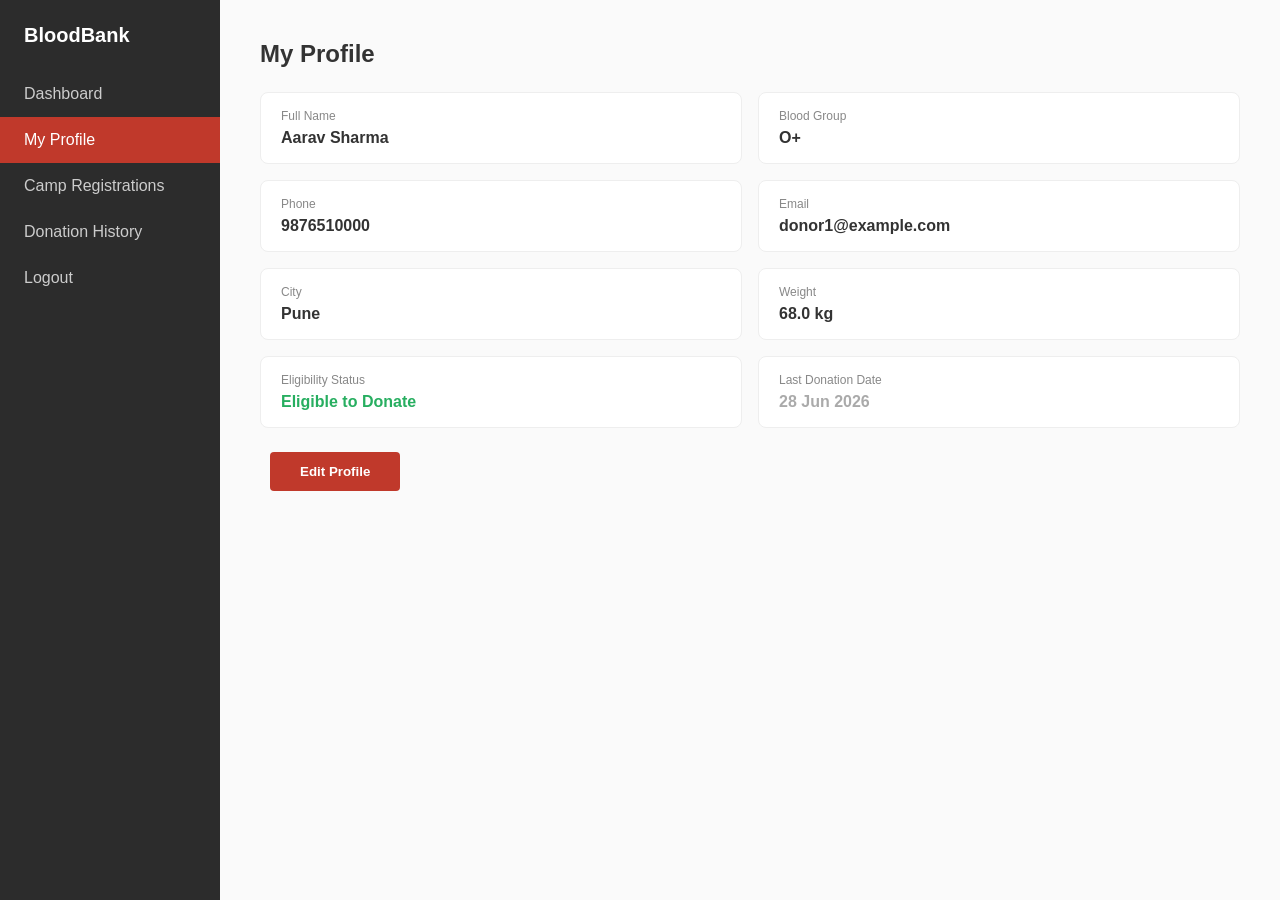
<file: frontend/donor/profile.html>
<!DOCTYPE html>
<html lang="en">
<head>
    <meta charset="UTF-8">
    <title>BloodBank - My Profile</title>
    <link rel="stylesheet" href="../css/style.css">
</head>
<body>

<div class="dashboard-layout">

    <aside class="sidebar">
        <div class="logo">BloodBank</div>
        <a href="dashboard.html">Dashboard</a>
        <a href="profile.html" class="active">My Profile</a>
        <a href="camp-register.html">Camp Registrations</a>
        <a href="history.html">Donation History</a>
        <a href="../login.html">Logout</a>
    </aside>

    <main class="dashboard-main">
        <h2>My Profile</h2>

        <div class="profile-grid">
            <div class="profile-field">
                <p>Full Name</p>
                <h4>Aarav Sharma</h4>
            </div>
            <div class="profile-field">
                <p>Blood Group</p>
                <h4>O+</h4>
            </div>
            <div class="profile-field">
                <p>Phone</p>
                <h4>9876510000</h4>
            </div>
            <div class="profile-field">
                <p>Email</p>
                <h4>donor1@example.com</h4>
            </div>
            <div class="profile-field">
                <p>City</p>
                <h4>Pune</h4>
            </div>
            <div class="profile-field">
                <p>Weight</p>
                <h4>68.0 kg</h4>
            </div>
            <div class="profile-field readonly">
                <p>Eligibility Status</p>
                <h4 style="color: #27ae60;">Eligible to Donate</h4>
            </div>
            <div class="profile-field readonly">
                <p>Last Donation Date</p>
                <h4>28 Jun 2026</h4>
            </div>
        </div>

        <button class="btn edit-btn">Edit Profile</button>
    </main>

</div>

<script src="../js/main.js"></script>
</body>
</html>
</file>
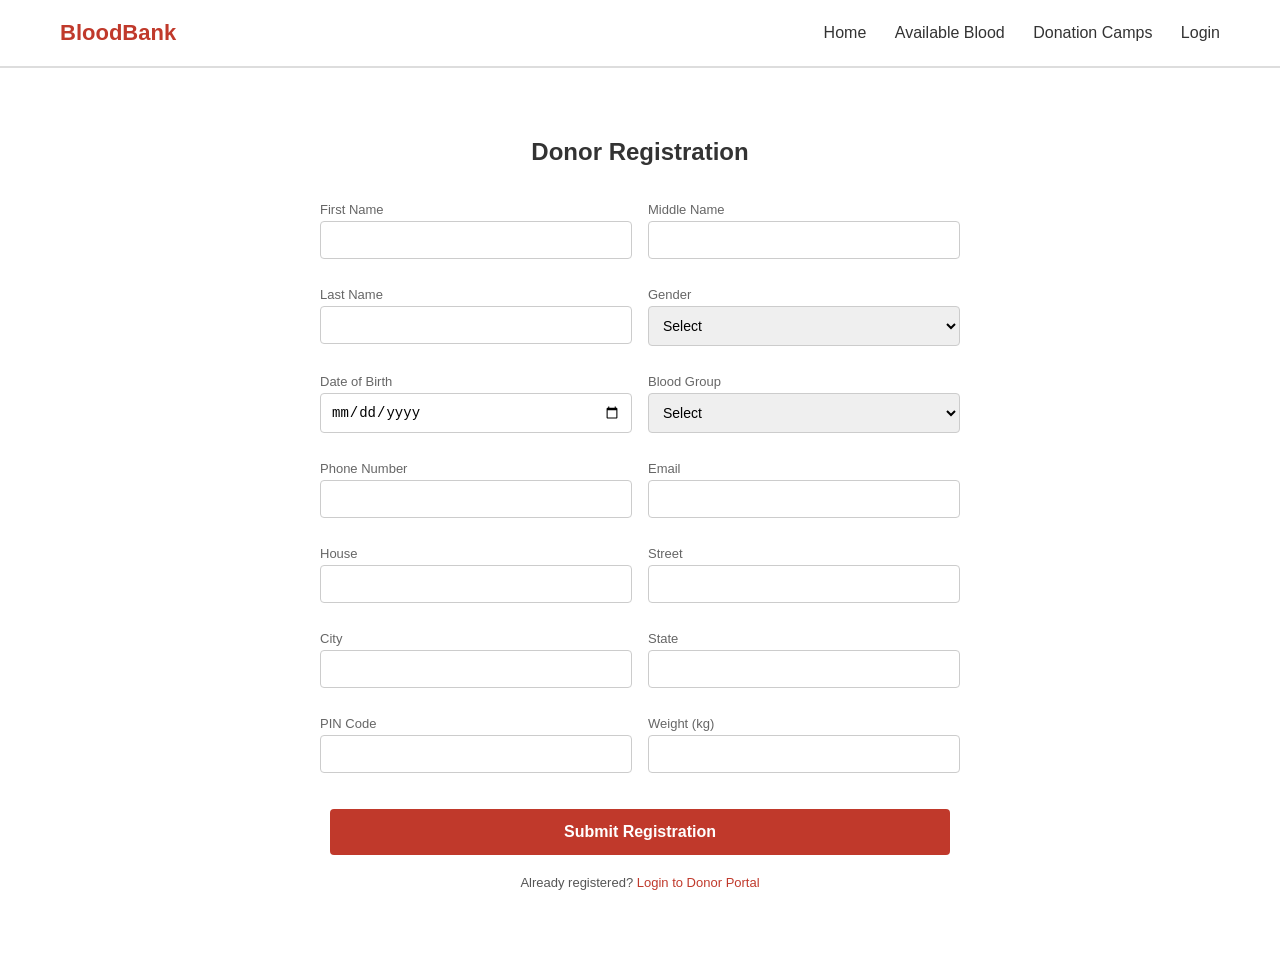
<file: frontend/donor/register.html>
<!DOCTYPE html>
<html lang="en">
<head>
    <meta charset="UTF-8">
    <title>BloodBank - Donor Registration</title>
    <link rel="stylesheet" href="../css/style.css">
</head>
<body>

<nav>
    <div class="logo">BloodBank</div>
    <div class="nav-links">
        <a href="../index.html">Home</a>
        <a href="../available-blood.html">Available Blood</a>
        <a href="../donation-camps.html">Donation Camps</a>
        <a href="../login.html">Login</a>
    </div>
</nav>

<section class="form-page">
    <h2>Donor Registration</h2>

    <form class="donor-form">

        <div class="form-group">
            <label for="firstName">First Name</label>
            <input type="text" id="firstName" required>
        </div>

        <div class="form-group">
            <label for="middleName">Middle Name</label>
            <input type="text" id="middleName">
        </div>

        <div class="form-group">
            <label for="lastName">Last Name</label>
            <input type="text" id="lastName" required>
        </div>

        <div class="form-group">
            <label for="gender">Gender</label>
            <select id="gender" required>
                <option value="">Select</option>
                <option value="Male">Male</option>
                <option value="Female">Female</option>
                <option value="Other">Other</option>
            </select>
        </div>

        <div class="form-group">
            <label for="dob">Date of Birth</label>
            <input type="date" id="dob" required>
        </div>

        <div class="form-group">
            <label for="bloodGroup">Blood Group</label>
            <select id="bloodGroup" required>
                <option value="">Select</option>
                <option>O+</option>
                <option>O-</option>
                <option>A+</option>
                <option>A-</option>
                <option>B+</option>
                <option>B-</option>
                <option>AB+</option>
                <option>AB-</option>
            </select>
        </div>

        <div class="form-group">
            <label for="phone">Phone Number</label>
            <input type="tel" id="phone" pattern="[0-9]{10}" required>
        </div>

        <div class="form-group">
            <label for="email">Email</label>
            <input type="email" id="email" required>
        </div>

        <div class="form-group">
            <label for="house">House</label>
            <input type="text" id="house" required>
        </div>

        <div class="form-group">
            <label for="street">Street</label>
            <input type="text" id="street" required>
        </div>

        <div class="form-group">
            <label for="city">City</label>
            <input type="text" id="city" required>
        </div>

        <div class="form-group">
            <label for="state">State</label>
            <input type="text" id="state" required>
        </div>

        <div class="form-group">
            <label for="pin">PIN Code</label>
            <input type="text" id="pin" pattern="[0-9]{6}" required>
        </div>

        <div class="form-group">
            <label for="weight">Weight (kg)</label>
            <input type="number" id="weight" step="0.01">
        </div>

        <button type="submit" class="btn submit-btn">Submit Registration</button>

    </form>

    <p class="login-links" style="text-align: center; margin-top: 20px;">
        Already registered? <a href="../login.html">Login to Donor Portal</a>
    </p>
</section>

<script src="../js/main.js"></script>
</body>
</html>
</file>
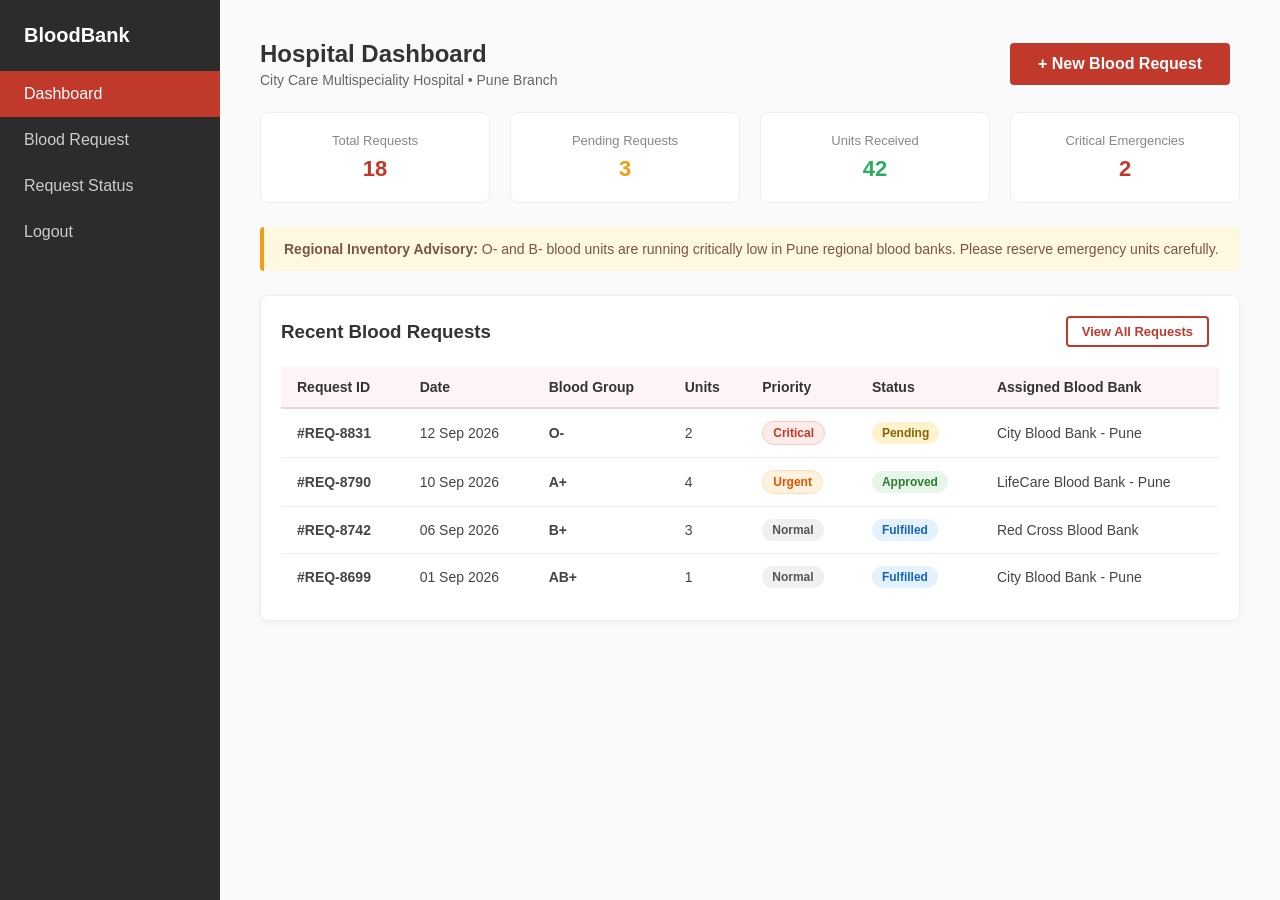
<file: frontend/hospital/dashboard.html>
<!DOCTYPE html>
<html lang="en">
<head>
    <meta charset="UTF-8">
    <meta name="viewport" content="width=device-width, initial-scale=1.0">
    <title>BloodBank - Hospital Dashboard</title>
    <link rel="stylesheet" href="../css/style.css">
</head>
<body>

<div class="dashboard-layout">

    <aside class="sidebar">
        <div class="logo">BloodBank</div>
        <a href="dashboard.html" class="active">Dashboard</a>
        <a href="request.html">Blood Request</a>
        <a href="status.html">Request Status</a>
        <a href="../login.html">Logout</a>
    </aside>

    <main class="dashboard-main">
        <div class="section-header">
            <div>
                <h2>Hospital Dashboard</h2>
                <p style="color: #666; font-size: 14px; margin-top: 4px;">City Care Multispeciality Hospital &bull; Pune Branch</p>
            </div>
            <a href="request.html" class="btn">+ New Blood Request</a>
        </div>

        <div class="dash-cards">
            <div class="dash-card">
                <p>Total Requests</p>
                <h3>18</h3>
            </div>
            <div class="dash-card">
                <p>Pending Requests</p>
                <h3 style="color: #f39c12;">3</h3>
            </div>
            <div class="dash-card">
                <p>Units Received</p>
                <h3 style="color: #27ae60;">42</h3>
            </div>
            <div class="dash-card">
                <p>Critical Emergencies</p>
                <h3>2</h3>
            </div>
        </div>

        <div class="stat-alert-box">
            <strong>Regional Inventory Advisory:</strong> O- and B- blood units are running critically low in Pune regional blood banks. Please reserve emergency units carefully.
        </div>

        <section class="table-container" style="margin-top: 24px;">
            <div class="section-header">
                <h3>Recent Blood Requests</h3>
                <a href="status.html" class="btn btn-outline" style="font-size: 13px; padding: 6px 14px;">View All Requests</a>
            </div>

            <table class="data-table">
                <thead>
                    <tr>
                        <th>Request ID</th>
                        <th>Date</th>
                        <th>Blood Group</th>
                        <th>Units</th>
                        <th>Priority</th>
                        <th>Status</th>
                        <th>Assigned Blood Bank</th>
                    </tr>
                </thead>
                <tbody>
                    <tr>
                        <td><strong>#REQ-8831</strong></td>
                        <td>12 Sep 2026</td>
                        <td><strong>O-</strong></td>
                        <td>2</td>
                        <td><span class="badge badge-critical">Critical</span></td>
                        <td><span class="badge badge-pending">Pending</span></td>
                        <td>City Blood Bank - Pune</td>
                    </tr>
                    <tr>
                        <td><strong>#REQ-8790</strong></td>
                        <td>10 Sep 2026</td>
                        <td><strong>A+</strong></td>
                        <td>4</td>
                        <td><span class="badge badge-urgent">Urgent</span></td>
                        <td><span class="badge badge-approved">Approved</span></td>
                        <td>LifeCare Blood Bank - Pune</td>
                    </tr>
                    <tr>
                        <td><strong>#REQ-8742</strong></td>
                        <td>06 Sep 2026</td>
                        <td><strong>B+</strong></td>
                        <td>3</td>
                        <td><span class="badge badge-normal">Normal</span></td>
                        <td><span class="badge badge-fulfilled">Fulfilled</span></td>
                        <td>Red Cross Blood Bank</td>
                    </tr>
                    <tr>
                        <td><strong>#REQ-8699</strong></td>
                        <td>01 Sep 2026</td>
                        <td><strong>AB+</strong></td>
                        <td>1</td>
                        <td><span class="badge badge-normal">Normal</span></td>
                        <td><span class="badge badge-fulfilled">Fulfilled</span></td>
                        <td>City Blood Bank - Pune</td>
                    </tr>
                </tbody>
            </table>
        </section>
    </main>

</div>

<script src="../js/main.js"></script>
</body>
</html>
</file>
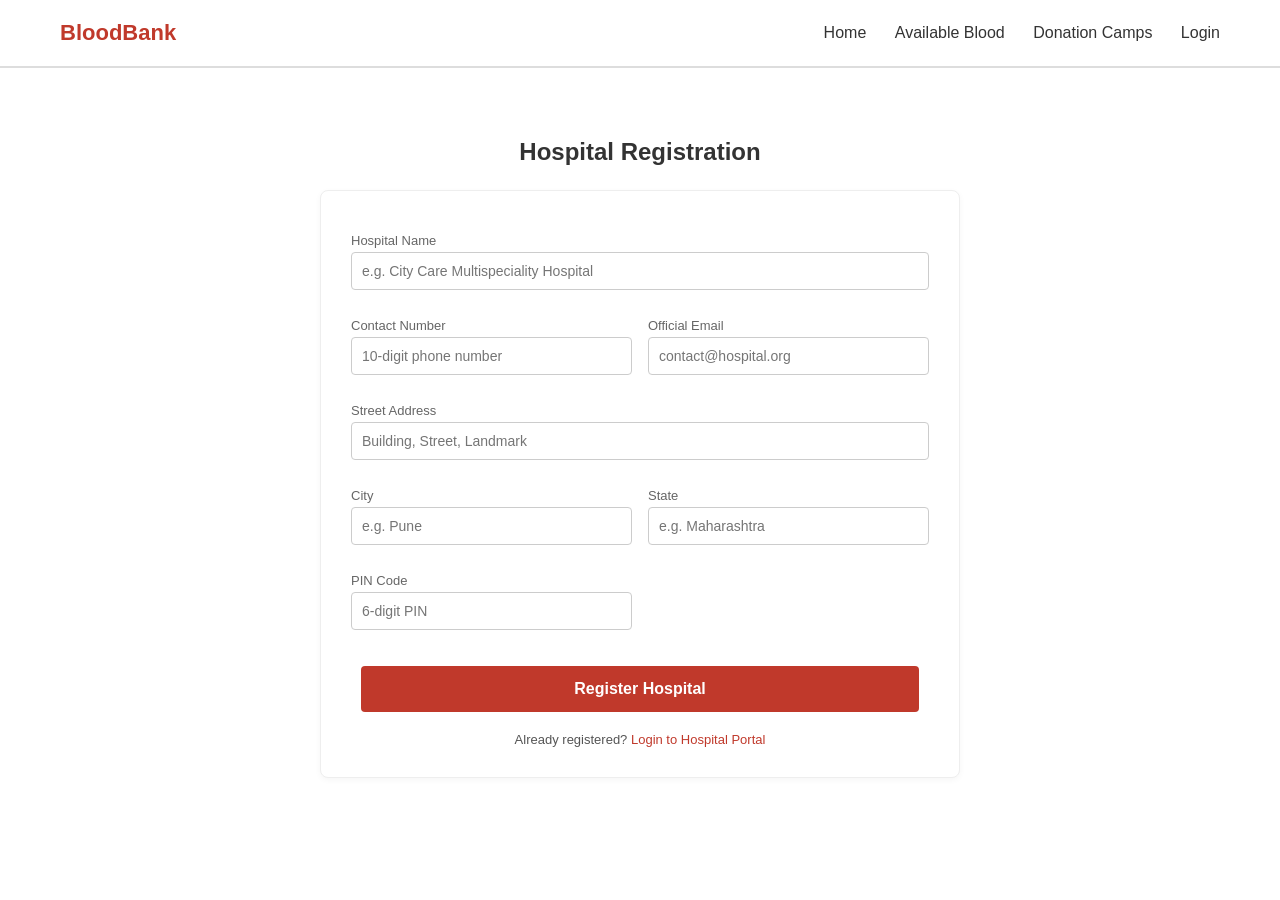
<file: frontend/hospital/register.html>
<!DOCTYPE html>
<html lang="en">
<head>
    <meta charset="UTF-8">
    <meta name="viewport" content="width=device-width, initial-scale=1.0">
    <title>BloodBank - Hospital Registration</title>
    <link rel="stylesheet" href="../css/style.css">
</head>
<body>

<nav>
    <div class="logo">BloodBank</div>
    <div class="nav-links">
        <a href="../index.html">Home</a>
        <a href="../available-blood.html">Available Blood</a>
        <a href="../donation-camps.html">Donation Camps</a>
        <a href="../login.html">Login</a>
    </div>
</nav>

<section class="form-page">
    <h2>Hospital Registration</h2>

    <div class="form-card">
        <form class="hospital-register-form hospital-form">

            <div class="form-group full-width">
                <label for="hospitalName">Hospital Name</label>
                <input type="text" id="hospitalName" placeholder="e.g. City Care Multispeciality Hospital" required>
            </div>

            <div class="form-group">
                <label for="contactNumber">Contact Number</label>
                <input type="tel" id="contactNumber" pattern="[0-9]{10}" placeholder="10-digit phone number" required>
            </div>

            <div class="form-group">
                <label for="email">Official Email</label>
                <input type="email" id="email" placeholder="contact@hospital.org" required>
            </div>

            <div class="form-group full-width">
                <label for="street">Street Address</label>
                <input type="text" id="street" placeholder="Building, Street, Landmark" required>
            </div>

            <div class="form-group">
                <label for="city">City</label>
                <input type="text" id="city" placeholder="e.g. Pune" required>
            </div>

            <div class="form-group">
                <label for="state">State</label>
                <input type="text" id="state" placeholder="e.g. Maharashtra" required>
            </div>

            <div class="form-group">
                <label for="pin">PIN Code</label>
                <input type="text" id="pin" pattern="[0-9]{6}" placeholder="6-digit PIN" required>
            </div>

            <button type="submit" class="btn submit-btn">Register Hospital</button>

        </form>

        <p class="login-links" style="text-align: center; margin-top: 20px;">
            Already registered? <a href="../login.html">Login to Hospital Portal</a>
        </p>
    </div>
</section>

<script src="../js/main.js"></script>
</body>
</html>
</file>
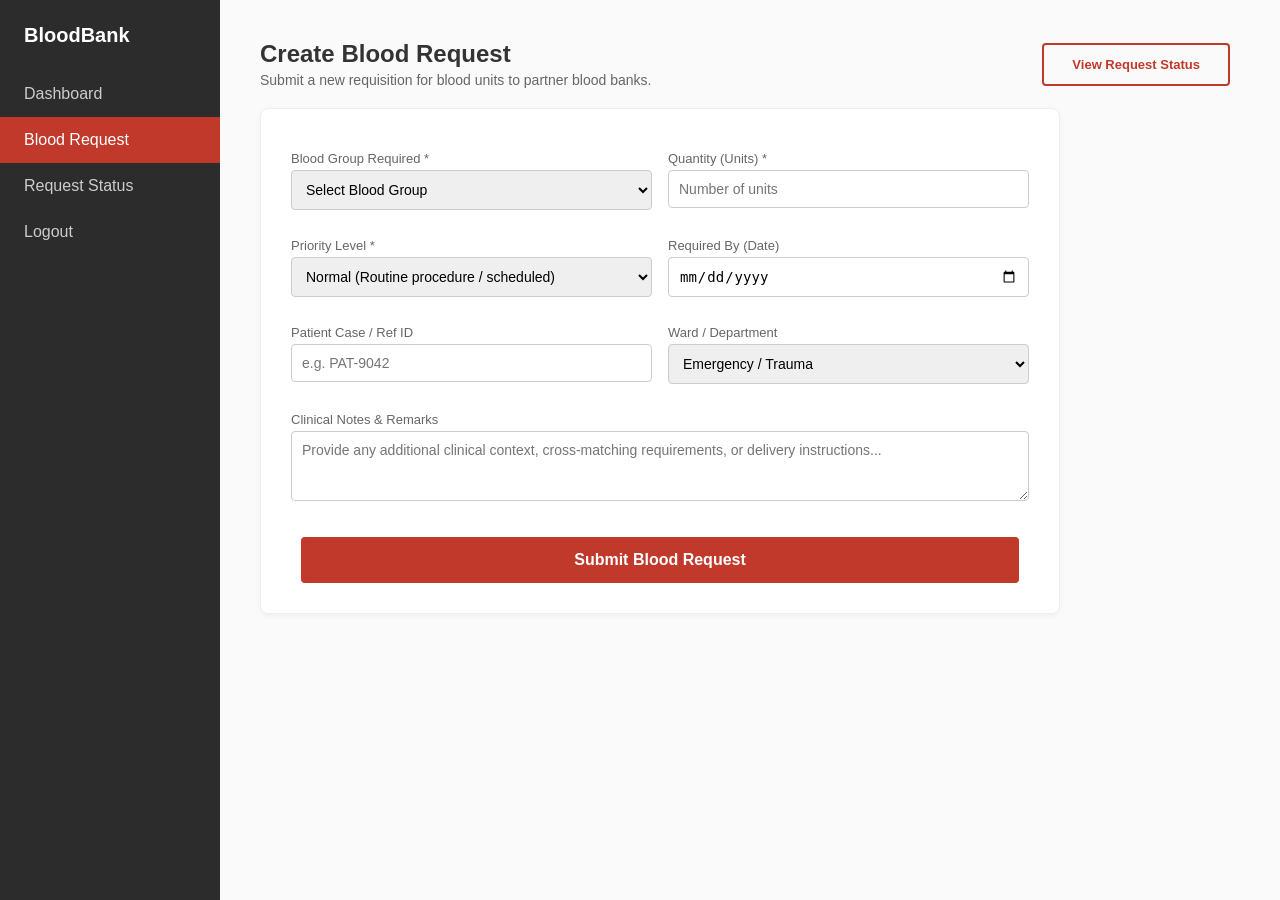
<file: frontend/hospital/request.html>
<!DOCTYPE html>
<html lang="en">
<head>
    <meta charset="UTF-8">
    <meta name="viewport" content="width=device-width, initial-scale=1.0">
    <title>BloodBank - Hospital Blood Request</title>
    <link rel="stylesheet" href="../css/style.css">
</head>
<body>

<div class="dashboard-layout">

    <aside class="sidebar">
        <div class="logo">BloodBank</div>
        <a href="dashboard.html">Dashboard</a>
        <a href="request.html" class="active">Blood Request</a>
        <a href="status.html">Request Status</a>
        <a href="../login.html">Logout</a>
    </aside>

    <main class="dashboard-main">
        <div class="section-header">
            <div>
                <h2>Create Blood Request</h2>
                <p style="color: #666; font-size: 14px; margin-top: 4px;">Submit a new requisition for blood units to partner blood banks.</p>
            </div>
            <a href="status.html" class="btn btn-outline" style="font-size: 13px;">View Request Status</a>
        </div>

        <div class="form-card" style="max-width: 800px; margin-top: 20px;">
            <form class="blood-request-form hospital-form">

                <div class="form-group">
                    <label for="reqBloodGroup">Blood Group Required *</label>
                    <select id="reqBloodGroup" required>
                        <option value="">Select Blood Group</option>
                        <option value="O+">O+</option>
                        <option value="O-">O- (Universal Donor)</option>
                        <option value="A+">A+</option>
                        <option value="A-">A-</option>
                        <option value="B+">B+</option>
                        <option value="B-">B-</option>
                        <option value="AB+">AB+ (Universal Recipient)</option>
                        <option value="AB-">AB-</option>
                    </select>
                </div>

                <div class="form-group">
                    <label for="reqUnits">Quantity (Units) *</label>
                    <input type="number" id="reqUnits" min="1" max="25" placeholder="Number of units" required>
                </div>

                <div class="form-group">
                    <label for="reqPriority">Priority Level *</label>
                    <select id="reqPriority" required>
                        <option value="Normal">Normal (Routine procedure / scheduled)</option>
                        <option value="Urgent">Urgent (Within 4-6 hours)</option>
                        <option value="Critical">Critical Emergency (Immediate need)</option>
                    </select>
                </div>

                <div class="form-group">
                    <label for="reqRequiredDate">Required By (Date)</label>
                    <input type="date" id="reqRequiredDate" required>
                </div>

                <div class="form-group">
                    <label for="reqPatientId">Patient Case / Ref ID</label>
                    <input type="text" id="reqPatientId" placeholder="e.g. PAT-9042">
                </div>

                <div class="form-group">
                    <label for="reqDepartment">Ward / Department</label>
                    <select id="reqDepartment">
                        <option value="Emergency Care">Emergency / Trauma</option>
                        <option value="ICU">Intensive Care Unit (ICU)</option>
                        <option value="Surgical Theater">Operation Theater / Surgery</option>
                        <option value="Oncology">Oncology & Hematology</option>
                        <option value="Maternity">Maternity & Pediatric</option>
                    </select>
                </div>

                <div class="form-group full-width">
                    <label for="reqNotes">Clinical Notes & Remarks</label>
                    <textarea id="reqNotes" rows="3" placeholder="Provide any additional clinical context, cross-matching requirements, or delivery instructions..."></textarea>
                </div>

                <button type="submit" class="btn submit-btn" style="grid-column: 1 / -1;">Submit Blood Request</button>

            </form>
        </div>
    </main>

</div>

<script src="../js/main.js"></script>
</body>
</html>
</file>
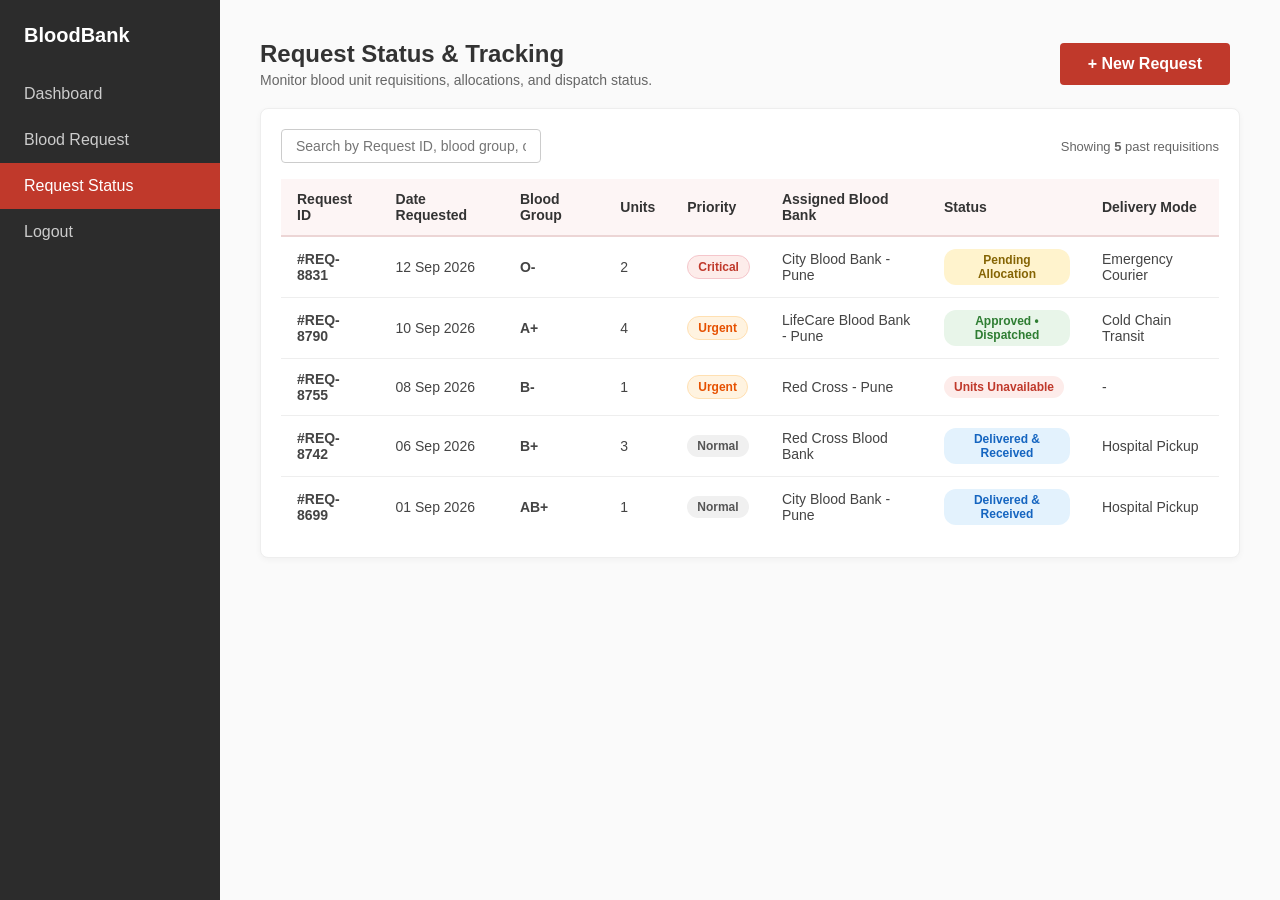
<file: frontend/hospital/status.html>
<!DOCTYPE html>
<html lang="en">
<head>
    <meta charset="UTF-8">
    <meta name="viewport" content="width=device-width, initial-scale=1.0">
    <title>BloodBank - Hospital Request Status</title>
    <link rel="stylesheet" href="../css/style.css">
</head>
<body>

<div class="dashboard-layout">

    <aside class="sidebar">
        <div class="logo">BloodBank</div>
        <a href="dashboard.html">Dashboard</a>
        <a href="request.html">Blood Request</a>
        <a href="status.html" class="active">Request Status</a>
        <a href="../login.html">Logout</a>
    </aside>

    <main class="dashboard-main">
        <div class="section-header">
            <div>
                <h2>Request Status & Tracking</h2>
                <p style="color: #666; font-size: 14px; margin-top: 4px;">Monitor blood unit requisitions, allocations, and dispatch status.</p>
            </div>
            <a href="request.html" class="btn">+ New Request</a>
        </div>

        <section class="table-container">
            <div class="table-filters">
                <input type="text" class="search-input table-search-input" data-table="hospitalStatusTable" placeholder="Search by Request ID, blood group, or bank...">
                <div>
                    <span style="font-size: 13px; color: #666;">Showing <strong>5</strong> past requisitions</span>
                </div>
            </div>

            <table class="data-table" id="hospitalStatusTable">
                <thead>
                    <tr>
                        <th>Request ID</th>
                        <th>Date Requested</th>
                        <th>Blood Group</th>
                        <th>Units</th>
                        <th>Priority</th>
                        <th>Assigned Blood Bank</th>
                        <th>Status</th>
                        <th>Delivery Mode</th>
                    </tr>
                </thead>
                <tbody>
                    <tr>
                        <td><strong>#REQ-8831</strong></td>
                        <td>12 Sep 2026</td>
                        <td><strong>O-</strong></td>
                        <td>2</td>
                        <td><span class="badge badge-critical">Critical</span></td>
                        <td>City Blood Bank - Pune</td>
                        <td><span class="badge badge-pending">Pending Allocation</span></td>
                        <td>Emergency Courier</td>
                    </tr>
                    <tr>
                        <td><strong>#REQ-8790</strong></td>
                        <td>10 Sep 2026</td>
                        <td><strong>A+</strong></td>
                        <td>4</td>
                        <td><span class="badge badge-urgent">Urgent</span></td>
                        <td>LifeCare Blood Bank - Pune</td>
                        <td><span class="badge badge-approved">Approved &bull; Dispatched</span></td>
                        <td>Cold Chain Transit</td>
                    </tr>
                    <tr>
                        <td><strong>#REQ-8755</strong></td>
                        <td>08 Sep 2026</td>
                        <td><strong>B-</strong></td>
                        <td>1</td>
                        <td><span class="badge badge-urgent">Urgent</span></td>
                        <td>Red Cross - Pune</td>
                        <td><span class="badge badge-rejected">Units Unavailable</span></td>
                        <td>-</td>
                    </tr>
                    <tr>
                        <td><strong>#REQ-8742</strong></td>
                        <td>06 Sep 2026</td>
                        <td><strong>B+</strong></td>
                        <td>3</td>
                        <td><span class="badge badge-normal">Normal</span></td>
                        <td>Red Cross Blood Bank</td>
                        <td><span class="badge badge-fulfilled">Delivered & Received</span></td>
                        <td>Hospital Pickup</td>
                    </tr>
                    <tr>
                        <td><strong>#REQ-8699</strong></td>
                        <td>01 Sep 2026</td>
                        <td><strong>AB+</strong></td>
                        <td>1</td>
                        <td><span class="badge badge-normal">Normal</span></td>
                        <td>City Blood Bank - Pune</td>
                        <td><span class="badge badge-fulfilled">Delivered & Received</span></td>
                        <td>Hospital Pickup</td>
                    </tr>
                </tbody>
            </table>
        </section>
    </main>

</div>

<script src="../js/main.js"></script>
</body>
</html>
</file>
<file: frontend/css/style.css>
* {
    margin: 0;
    padding: 0;
    box-sizing: border-box;
}

body {
    font-family: Arial, sans-serif;
    color: #333;
}

nav {
    display: flex;
    justify-content: space-between;
    align-items: center;
    padding: 20px 60px;
    border-bottom: 2px solid #ddd;
}

.logo {
    font-weight: bold;
    font-size: 22px;
    color: #c0392b;
}

.nav-links a {
    margin-left: 24px;
    text-decoration: none;
    color: #333;
}

.nav-links a:hover {
    color: #c0392b;
}

.hero {
    text-align: center;
    padding: 80px 20px;
    background: #fdf2f2;
}

.hero h1 {
    font-size: 36px;
    margin-bottom: 16px;
}

.hero p {
    color: #666;
    margin-bottom: 30px;
}

.btn {
    display: inline-block;
    padding: 12px 28px;
    margin: 0 10px;
    background: #c0392b;
    color: #fff;
    text-decoration: none;
    border-radius: 4px;
    font-weight: bold;
}

.btn-outline {
    background: transparent;
    color: #c0392b;
    border: 2px solid #c0392b;
}

.stats {
    display: flex;
    justify-content: center;
    gap: 60px;
    padding: 50px 20px;
}

.stat-box {
    text-align: center;
}

.stat-box h3 {
    font-size: 28px;
    color: #c0392b;
}

footer {
    text-align: center;
    padding: 24px;
    background: #333;
    color: #ccc;
}
.login-wrap {
    display: flex;
    justify-content: center;
    align-items: center;
    min-height: 80vh;
    background: #fdf2f2;
}

.login-card {
    background: #fff;
    padding: 40px;
    width: 360px;
    border-radius: 8px;
    box-shadow: 0 4px 12px rgba(0,0,0,0.1);
    text-align: center;
}

.login-card h2 {
    margin-bottom: 20px;
}

.tabs {
    display: flex;
    justify-content: center;
    gap: 8px;
    margin-bottom: 24px;
}

.tab {
    padding: 8px 16px;
    border: 1px solid #c0392b;
    background: transparent;
    color: #c0392b;
    border-radius: 4px;
    cursor: pointer;
}

.tab.active {
    background: #c0392b;
    color: #fff;
}

form {
    display: flex;
    flex-direction: column;
    text-align: left;
}

form label {
    font-size: 13px;
    color: #666;
    margin-bottom: 4px;
    margin-top: 12px;
}

form input {
    padding: 10px;
    border: 1px solid #ccc;
    border-radius: 4px;
    font-size: 14px;
}

.login-btn {
    margin-top: 24px;
    border: none;
    cursor: pointer;
    width: 100%;
}

.login-links {
    margin-top: 16px;
    font-size: 13px;
    color: #555;
}

.login-links a {
    color: #c0392b;
    text-decoration: none;
}

.form-page {
    max-width: 700px;
    margin: 40px auto;
    padding: 30px;
}

.form-page h2 {
    margin-bottom: 24px;
    text-align: center;
}

.donor-form {
    display: grid;
    grid-template-columns: 1fr 1fr;
    gap: 16px;
}

.form-group {
    display: flex;
    flex-direction: column;
}

.form-group label {
    font-size: 13px;
    color: #666;
    margin-bottom: 4px;
}

.form-group input,
.form-group select {
    padding: 10px;
    border: 1px solid #ccc;
    border-radius: 4px;
    font-size: 14px;
}

.submit-btn {
    grid-column: 1 / 3;
    margin-top: 20px;
    border: none;
    cursor: pointer;
    padding: 14px;
    font-size: 16px;
}
.dashboard-layout {
    display: flex;
    min-height: 100vh;
}

.sidebar {
    width: 220px;
    background: #2c2c2c;
    color: #fff;
    padding: 24px 0;
    display: flex;
    flex-direction: column;
}

.sidebar .logo {
    color: #fff;
    padding: 0 24px 24px;
    font-size: 20px;
}

.sidebar a {
    color: #ccc;
    text-decoration: none;
    padding: 14px 24px;
}

.sidebar a:hover {
    background: #3a3a3a;
}

.sidebar a.active {
    background: #c0392b;
    color: #fff;
}

.dashboard-main {
    flex: 1;
    padding: 40px;
    background: #fafafa;
}

.dash-cards {
    display: flex;
    gap: 20px;
    margin: 24px 0;
}

.dash-card {
    background: #fff;
    border: 1px solid #eee;
    border-radius: 8px;
    padding: 20px 30px;
    text-align: center;
    flex: 1;
}

.dash-card p {
    color: #888;
    font-size: 13px;
    margin-bottom: 8px;
}

.dash-card h3 {
    color: #c0392b;
    font-size: 22px;
}

.upcoming-camps {
    background: #fff;
    border: 1px solid #eee;
    border-radius: 8px;
    padding: 20px;
}

.upcoming-camps h3 {
    margin-bottom: 16px;
}

.camp-row {
    display: flex;
    justify-content: space-between;
    padding: 10px 0;
    border-bottom: 1px solid #eee;
    font-size: 14px;
}

.profile-grid {
    display: grid;
    grid-template-columns: 1fr 1fr;
    gap: 16px;
    margin: 24px 0;
}

.profile-field {
    background: #fff;
    border: 1px solid #eee;
    border-radius: 8px;
    padding: 16px 20px;
}

.profile-field p {
    color: #888;
    font-size: 12px;
    margin-bottom: 6px;
}

.profile-field.readonly h4 {
    color: #aaa;
}

.edit-btn {
    border: none;
    cursor: pointer;
    padding: 12px 30px;
}

.camps-page {
    padding: 40px 60px;
}

.camps-page h2 {
    text-align: center;
    margin-bottom: 30px;
}

.camps-grid {
    display: grid;
    grid-template-columns: repeat(2, 1fr);
    gap: 24px;
}

.camp-card {
    background: #fff;
    border: 1px solid #eee;
    border-radius: 8px;
    padding: 24px;
    box-shadow: 0 2px 6px rgba(0,0,0,0.05);
}

.camp-card h3 {
    margin-bottom: 12px;
}

.camp-card p {
    font-size: 14px;
    color: #666;
    margin-bottom: 6px;
}

.camp-card .btn {
    display: inline-block;
    margin-top: 12px;
    font-size: 14px;
    padding: 8px 20px;
}
.camp-detail-box {
    background: #fff;
    border: 1px solid #eee;
    border-radius: 8px;
    padding: 20px;
    margin: 20px 0;
}

.camp-detail-box h3 {
    margin-bottom: 10px;
}

.camp-detail-box p {
    font-size: 14px;
    color: #666;
    margin-bottom: 4px;
}

.confirm-btn {
    border: none;
    cursor: pointer;
    padding: 12px 30px;
    margin-bottom: 30px;
}

.my-camps {
    background: #fff;
    border: 1px solid #eee;
    border-radius: 8px;
    padding: 20px;
}

.status {
    font-size: 12px;
    padding: 4px 10px;
    border-radius: 12px;
    font-weight: bold;
}

.status.registered {
    background: #fdecea;
    color: #c0392b;
}

.status.attended {
    background: #e8f5e9;
    color: #2e7d32;
}
.filters {
    display: flex;
    justify-content: center;
    gap: 16px;
    padding: 30px 20px;
    background: #fafafa;
    border-bottom: 1px solid #eee;
}

.filters select {
    padding: 10px 16px;
    border: 1px solid #ccc;
    border-radius: 4px;
    font-size: 14px;
}

.blood-grid {
    display: grid;
    grid-template-columns: repeat(3, 1fr);
    gap: 20px;
    padding: 40px 60px;
}

.blood-card {
    background: #fff;
    border: 1px solid #eee;
    border-radius: 8px;
    padding: 20px;
    box-shadow: 0 2px 6px rgba(0,0,0,0.05);
}

.blood-card h3 {
    margin-bottom: 14px;
    font-size: 16px;
}

.blood-row {
    display: flex;
    justify-content: space-between;
    padding: 8px 0;
    border-bottom: 1px dashed #eee;
    font-size: 14px;
}

.unavailable {
    color: #c0392b;
    font-weight: bold;
}

/* Navigation List Reset */
nav ul {
    display: flex;
    list-style: none;
    margin: 0;
    padding: 0;
}

nav ul li {
    margin: 0;
}

/* Data Tables */
.table-container {
    background: #fff;
    border: 1px solid #eee;
    border-radius: 8px;
    padding: 20px;
    margin-top: 20px;
    overflow-x: auto;
    box-shadow: 0 2px 6px rgba(0, 0, 0, 0.04);
}

.data-table {
    width: 100%;
    border-collapse: collapse;
    text-align: left;
    font-size: 14px;
}

.data-table th {
    background: #fdf5f5;
    color: #333;
    font-weight: bold;
    padding: 12px 16px;
    border-bottom: 2px solid #ecd5d5;
}

.data-table td {
    padding: 12px 16px;
    border-bottom: 1px solid #eee;
    color: #444;
    vertical-align: middle;
}

.data-table tr:last-child td {
    border-bottom: none;
}

.data-table tr:hover {
    background: #faf7f7;
}

/* Badges */
.badge {
    display: inline-block;
    padding: 4px 10px;
    border-radius: 12px;
    font-size: 12px;
    font-weight: bold;
    text-align: center;
}

.badge-pending {
    background: #fff3cd;
    color: #856404;
}

.badge-approved {
    background: #e8f5e9;
    color: #2e7d32;
}

.badge-fulfilled {
    background: #e3f2fd;
    color: #1565c0;
}

.badge-rejected {
    background: #fdecea;
    color: #c0392b;
}

.badge-normal {
    background: #f0f0f0;
    color: #555;
}

.badge-urgent {
    background: #fff3e0;
    color: #e65100;
    border: 1px solid #ffe0b2;
}

.badge-critical {
    background: #fdecea;
    color: #c0392b;
    border: 1px solid #f5c6cb;
    font-weight: bold;
}

/* Action Buttons & Sizes */
.btn-sm {
    padding: 6px 12px;
    font-size: 12px;
    border-radius: 4px;
    margin: 0 3px;
    cursor: pointer;
    text-decoration: none;
    display: inline-block;
    border: none;
    font-weight: bold;
}

.btn-success {
    background: #27ae60;
    color: #fff;
}

.btn-success:hover {
    background: #219653;
}

.btn-danger {
    background: #c0392b;
    color: #fff;
}

.btn-danger:hover {
    background: #a93226;
}

.btn-secondary {
    background: #6c757d;
    color: #fff;
}

.btn-secondary:hover {
    background: #5a6268;
}

/* Section Header & Layout Utilities */
.section-header {
    display: flex;
    justify-content: space-between;
    align-items: center;
    margin-bottom: 20px;
}

.section-header h2,
.section-header h3 {
    margin: 0;
}

.form-card {
    background: #fff;
    border: 1px solid #eee;
    border-radius: 8px;
    padding: 30px;
    box-shadow: 0 2px 6px rgba(0, 0, 0, 0.04);
}

.hospital-form {
    display: grid;
    grid-template-columns: 1fr 1fr;
    gap: 16px;
}

.form-group.full-width {
    grid-column: 1 / -1;
}

.form-group textarea {
    padding: 10px;
    border: 1px solid #ccc;
    border-radius: 4px;
    font-size: 14px;
    font-family: inherit;
    resize: vertical;
}

/* Admin Tabs & Section Visibility */
.admin-section {
    display: none;
}

.admin-section.active {
    display: block;
}

.table-filters {
    display: flex;
    justify-content: space-between;
    align-items: center;
    gap: 12px;
    margin-bottom: 16px;
    flex-wrap: wrap;
}

.search-input {
    padding: 8px 14px;
    border: 1px solid #ccc;
    border-radius: 4px;
    font-size: 14px;
    min-width: 260px;
}

.stat-alert-box {
    background: #fff8e1;
    border-left: 4px solid #f39c12;
    padding: 14px 20px;
    border-radius: 4px;
    margin-bottom: 24px;
    font-size: 14px;
    color: #795548;
}

/* Toast Notification */
.toast-container {
    position: fixed;
    top: 24px;
    right: 24px;
    z-index: 9999;
    display: flex;
    flex-direction: column;
    gap: 10px;
    pointer-events: none;
}

.toast {
    pointer-events: auto;
    min-width: 300px;
    max-width: 420px;
    padding: 14px 20px;
    background: #fff;
    color: #333;
    border-radius: 6px;
    box-shadow: 0 4px 16px rgba(0, 0, 0, 0.15);
    border-left: 5px solid #c0392b;
    font-size: 14px;
    display: flex;
    justify-content: space-between;
    align-items: center;
    opacity: 0;
    transform: translateY(-12px);
    transition: opacity 0.3s ease, transform 0.3s ease;
}

.toast.show {
    opacity: 1;
    transform: translateY(0);
}

.toast-success {
    border-left-color: #27ae60;
}

.toast-info {
    border-left-color: #2980b9;
}

.toast-warning {
    border-left-color: #f39c12;
}

.toast-danger {
    border-left-color: #c0392b;
}

.toast-close {
    background: transparent;
    border: none;
    font-size: 18px;
    color: #888;
    cursor: pointer;
    margin-left: 12px;
}

/* Responsive Styles */
@media (max-width: 768px) {
    .dashboard-layout {
        flex-direction: column;
    }

    .sidebar {
        width: 100%;
        flex-direction: row;
        flex-wrap: wrap;
        padding: 12px;
    }

    .sidebar .logo {
        padding: 8px 12px;
        width: 100%;
    }

    .sidebar a {
        padding: 8px 14px;
        font-size: 13px;
    }

    .dash-cards {
        flex-direction: column;
    }

    .camps-grid,
    .blood-grid,
    .donor-form,
    .hospital-form,
    .profile-grid {
        grid-template-columns: 1fr;
    }

    .submit-btn {
        grid-column: 1 / 2;
    }

    .filters {
        flex-direction: column;
        align-items: stretch;
    }

    nav {
        padding: 15px 20px;
        flex-direction: column;
        gap: 12px;
    }

    .nav-links a {
        margin: 0 8px;
    }
}
</file>
